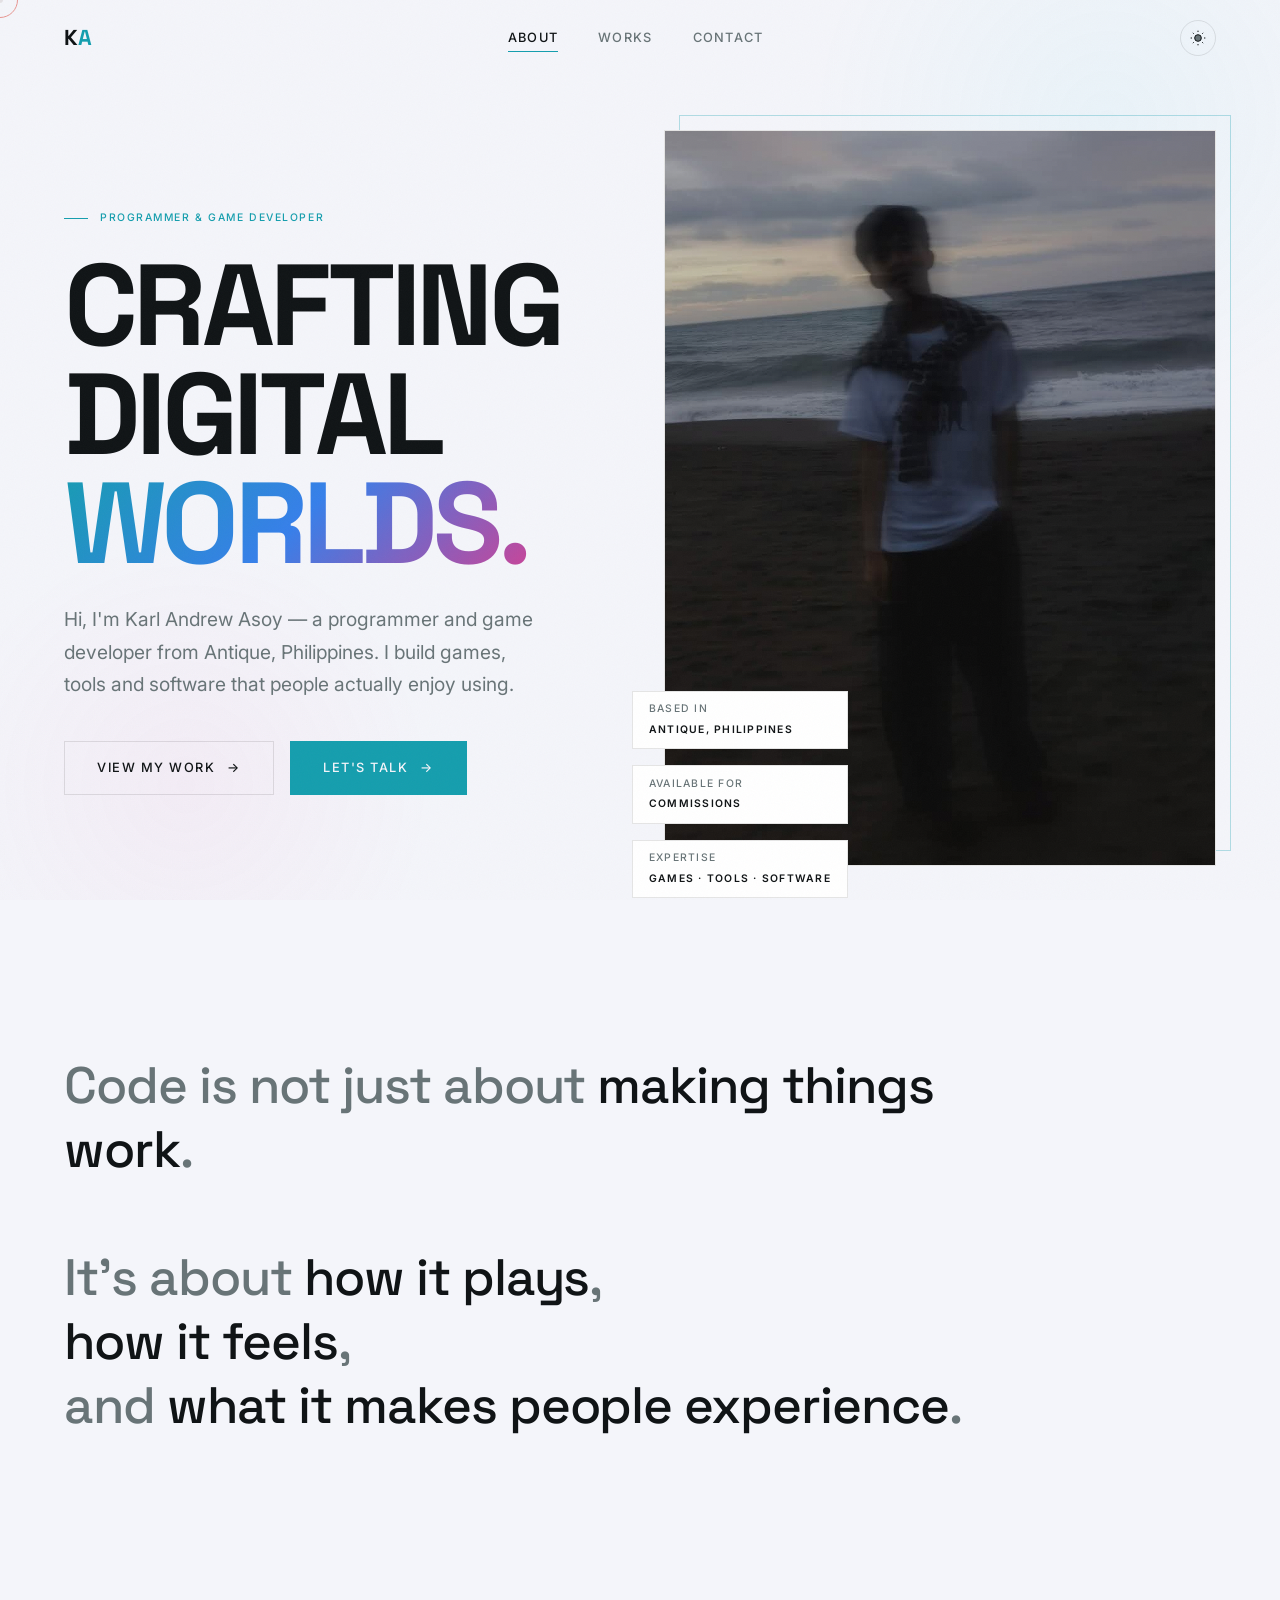
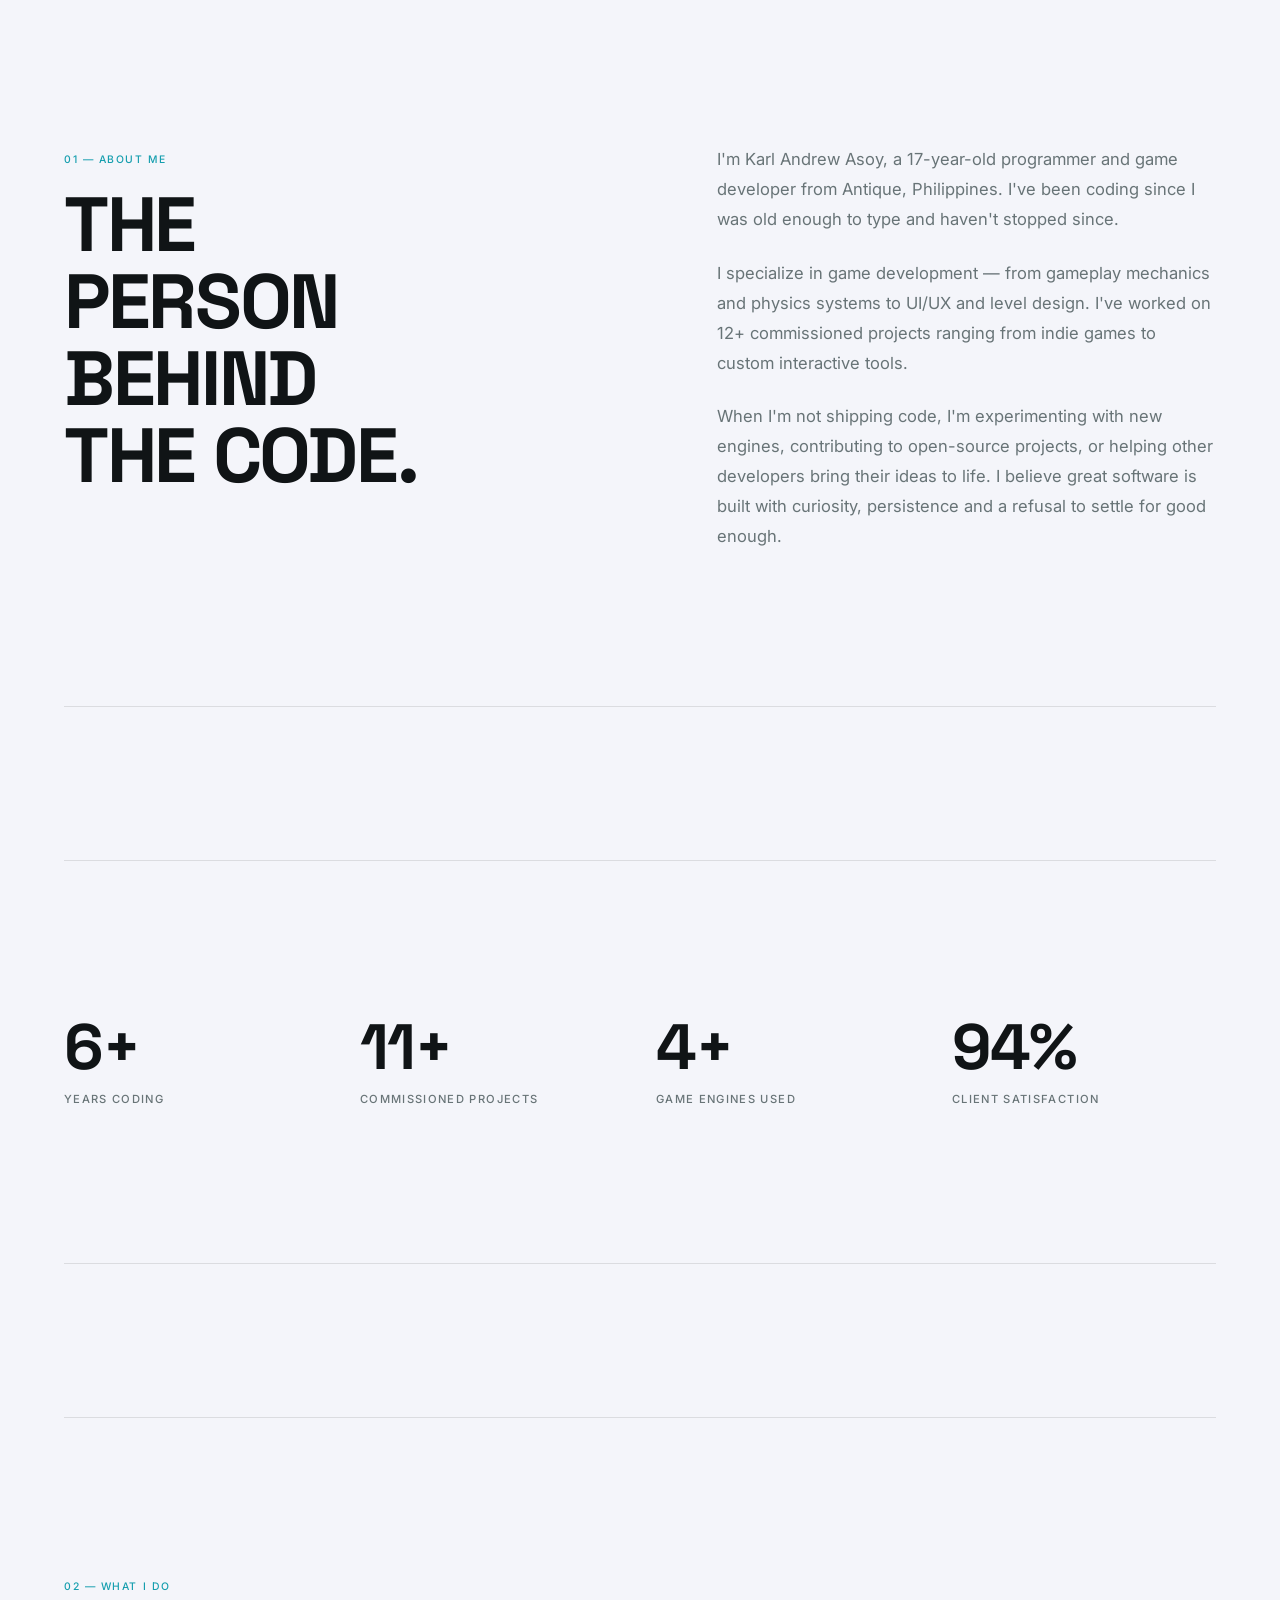
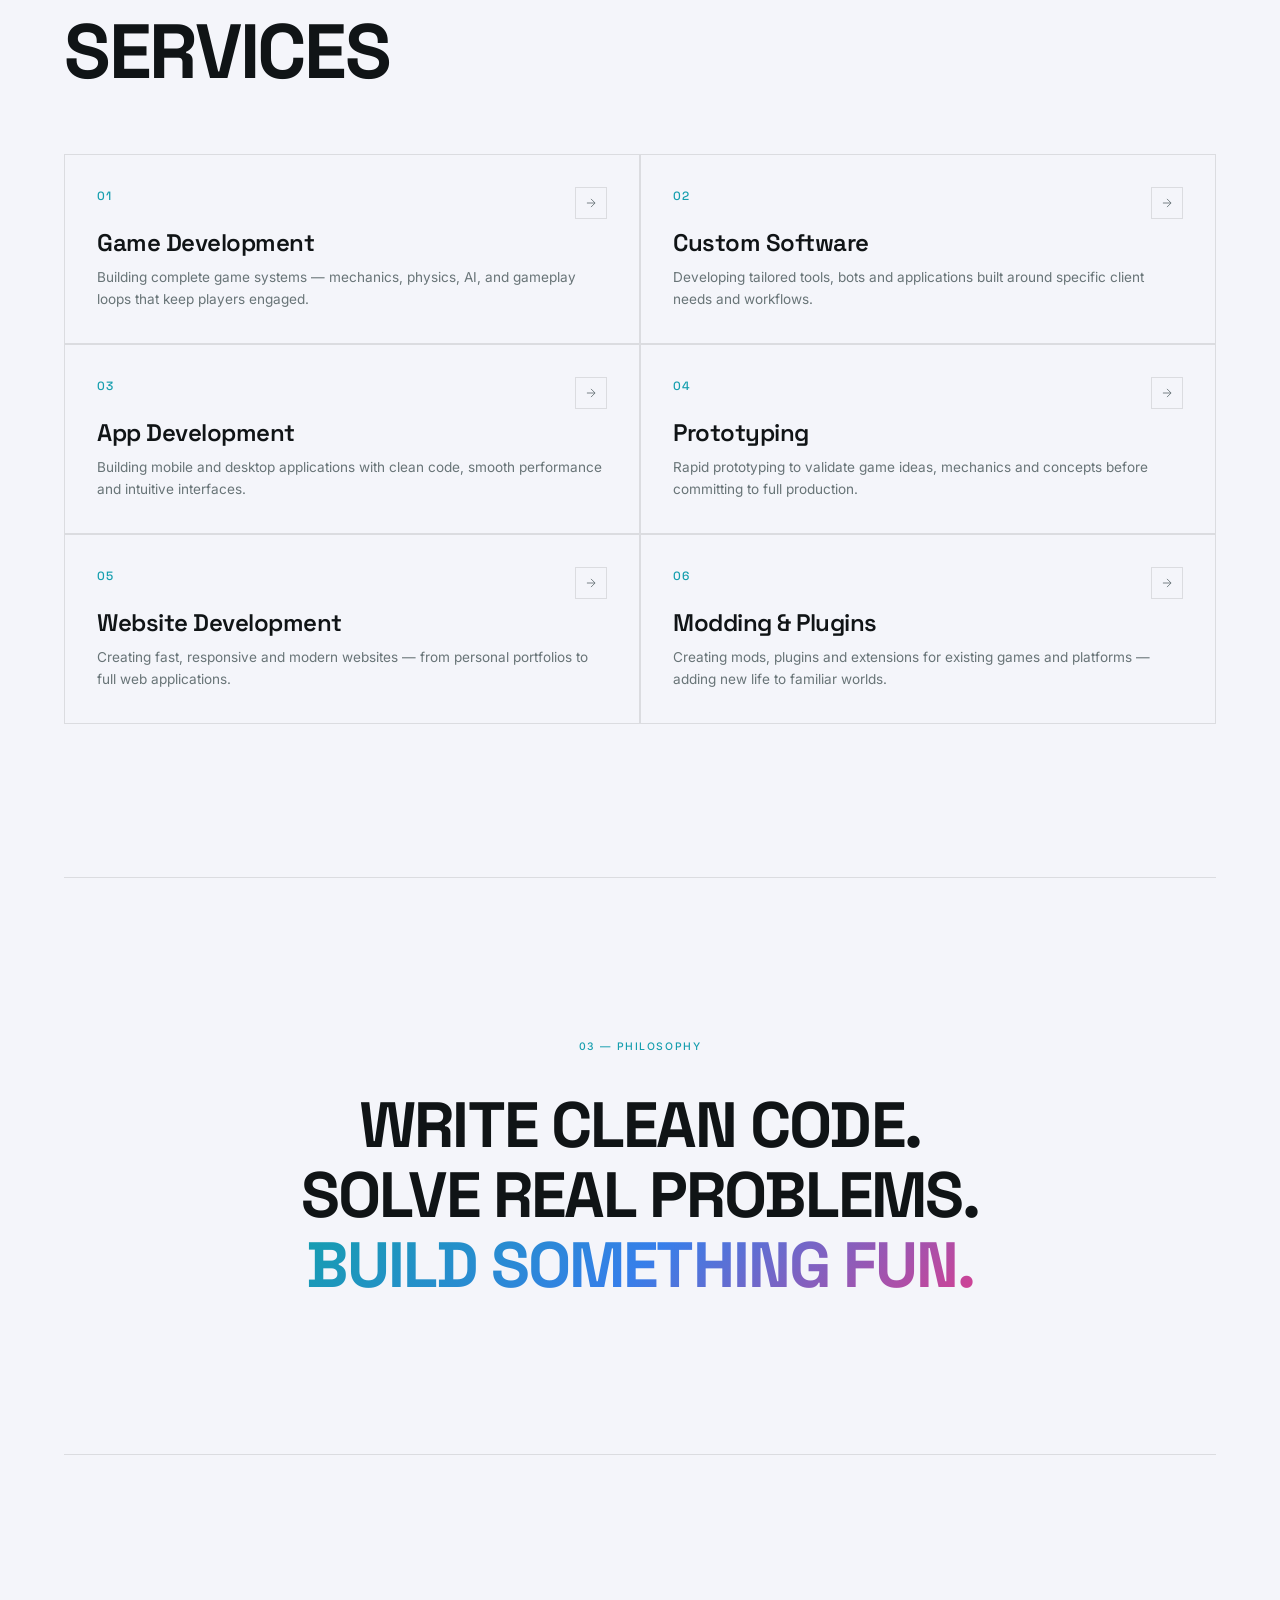
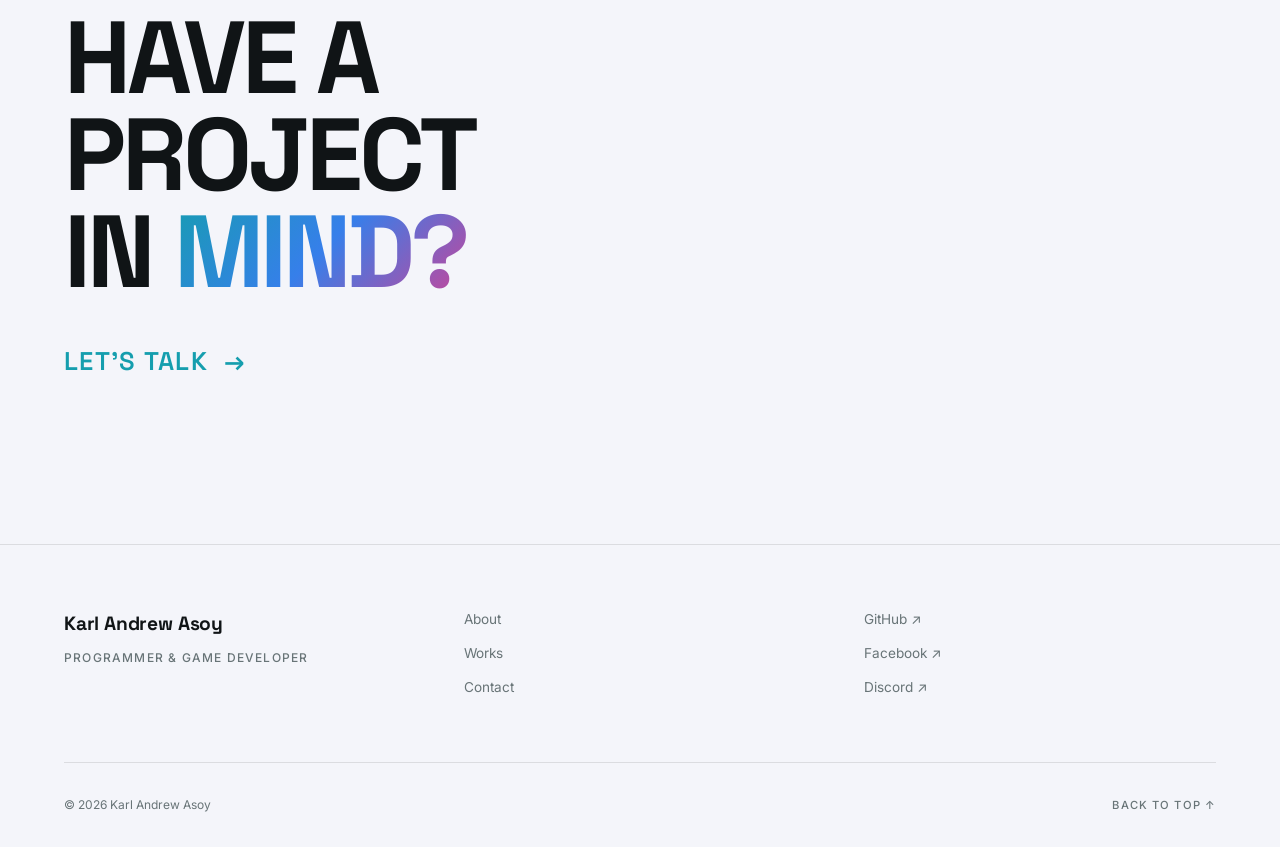
<file: about/index.html>
<!DOCTYPE html>
<html lang="en" data-theme="dark">
<head>
  <meta charset="UTF-8">
  <meta name="viewport" content="width=device-width, initial-scale=1.0">
  <title>Karls Domain</title>
  <meta name="description" content="Karl Andrew Asoy — A programmer and game developer from Antique, Philippines. Specializing in game development and custom software solutions.">
  <meta name="keywords" content="game developer, programmer, gamedev, indie games, Philippines, software developer">
  <link rel="icon" type="image/svg+xml" href="../assets/favicon.svg">
  <link rel="preconnect" href="https://fonts.googleapis.com">
  <link rel="preconnect" href="https://fonts.gstatic.com" crossorigin>
  <link href="https://fonts.googleapis.com/css2?family=Inter:wght@400;500;600;700&family=Space+Grotesk:wght@400;500;600;700&display=swap" rel="stylesheet">
  <link rel="stylesheet" href="../css/style.css">
</head>
<body>

  <!-- Page Loader -->
  <div class="page-loader">
    <div class="loader-inner">
      <div class="loader-logo">KA</div>
      <div class="loader-line"></div>
    </div>
  </div>

  <!-- Scroll Progress -->
  <div class="scroll-progress"></div>

  <!-- Background Atmosphere -->
  <div class="bg-glow"></div>
  <div class="noise-overlay"></div>

  <!-- Custom Cursor -->
  <div class="cursor-dot"></div>
  <div class="cursor-circle"></div>

  <!-- Navigation -->
  <header class="nav" role="banner">
    <div class="container nav-inner">
      <a href="../about/" class="nav-logo" aria-label="Home">K<span>A</span></a>
      <nav class="nav-links" role="navigation" aria-label="Main navigation">
        <a href="../about/" class="nav-link active">About</a>
        <a href="../works/" class="nav-link">Works</a>
        <a href="../contact/" class="nav-link">Contact</a>
      </nav>
      <div class="nav-right">
        <button class="theme-toggle" aria-label="Toggle theme"></button>
        <button class="hamburger" aria-label="Toggle menu" aria-expanded="false">
          <span></span>
          <span></span>
          <span></span>
        </button>
      </div>
    </div>
  </header>

  <!-- Mobile Menu -->
  <div class="mobile-menu" role="navigation" aria-label="Mobile navigation">
    <a href="../about/" class="mobile-menu-link active">About</a>
    <a href="../works/" class="mobile-menu-link">Works</a>
    <a href="../contact/" class="mobile-menu-link">Contact</a>
  </div>

  <!-- Main Content -->
  <main class="page-content">

    <!-- Hero Section -->
    <section class="about-hero">
      <div class="container about-hero-grid">
        <div class="about-hero-text">
          <span class="label">Programmer & Game Developer</span>
          <h1 class="hero-title" style="margin-top: 1.5rem;">
            CRAFTING<br>
            DIGITAL<br>
            <span class="gradient-text">WORLDS.</span>
          </h1>
          <p class="body-large hero-subtitle">Hi, I'm Karl Andrew Asoy — a programmer and game developer from Antique, Philippines. I build games, tools and software that people actually enjoy using.</p>
          <div class="about-hero-actions">
            <a href="../works/" class="btn">VIEW MY WORK <span class="arrow">&rarr;</span></a>
            <a href="../contact/" class="btn btn-primary">LET'S TALK <span class="arrow">&rarr;</span></a>
          </div>
        </div>
        <div class="about-hero-image reveal">
          <!-- CUSTOMIZE: Replace with your profile image -->
          <img src="../assets/mephoto.jpg" alt="Karl Andrew Asoy — Programmer and Game Developer">
          <div class="about-hero-meta">
            <div class="meta-item">
              BASED IN<span>Antique, Philippines</span>
            </div>
            <div class="meta-item">
              AVAILABLE FOR<span>Commissions</span>
            </div>
            <div class="meta-item">
              EXPERTISE<br>
              <span>GAMES · TOOLS · SOFTWARE</span>
            </div>
          </div>
        </div>
      </div>
    </section>

    <!-- Intro Statement -->
    <section class="intro-statement section">
      <div class="container">
        <p class="intro-statement-text reveal">
          Code is not just about <em>making things work</em>.<br><br>
          It's about <em>how it plays</em>,<br>
          <em>how it feels</em>,<br>
          and <em>what it makes people experience</em>.
        </p>
      </div>
    </section>

    <!-- Bio -->
    <section class="section">
      <div class="container about-bio">
        <div class="reveal">
          <span class="label label--num">01 — ABOUT ME</span>
          <h2 class="section-title" style="margin-top: 1rem;">THE<br>PERSON<br>BEHIND<br>THE CODE.</h2>
        </div>
        <div class="reveal reveal-delay-2">
          <p class="about-bio-text">I'm Karl Andrew Asoy, a 17-year-old programmer and game developer from Antique, Philippines. I've been coding since I was old enough to type and haven't stopped since.</p>
          <p class="about-bio-text">I specialize in game development — from gameplay mechanics and physics systems to UI/UX and level design. I've worked on 12+ commissioned projects ranging from indie games to custom interactive tools.</p>
          <p class="about-bio-text">When I'm not shipping code, I'm experimenting with new engines, contributing to open-source projects, or helping other developers bring their ideas to life. I believe great software is built with curiosity, persistence and a refusal to settle for good enough.</p>
        </div>
      </div>
    </section>

    <div class="container"><div class="section-divider"></div></div>

    <!-- Stats -->
    <section class="section">
      <div class="container">
        <div class="stats">
          <div class="stat-item reveal">
            <div class="stat-number" data-count="7" data-suffix="+">0</div>
            <div class="stat-label">Years Coding</div>
          </div>
          <div class="stat-item reveal reveal-delay-1">
            <div class="stat-number" data-count="12" data-suffix="+">0</div>
            <div class="stat-label">Commissioned Projects</div>
          </div>
          <div class="stat-item reveal reveal-delay-2">
            <div class="stat-number" data-count="5" data-suffix="+">0</div>
            <div class="stat-label">Game Engines Used</div>
          </div>
          <div class="stat-item reveal reveal-delay-3">
            <div class="stat-number" data-count="100" data-suffix="%">0</div>
            <div class="stat-label">Client Satisfaction</div>
          </div>
        </div>
      </div>
    </section>

    <div class="container"><div class="section-divider"></div></div>

    <!-- Services -->
    <section class="section">
      <div class="container">
        <div class="services-header reveal">
          <div>
            <span class="label label--num">02 — WHAT I DO</span>
            <h2 class="section-title" style="margin-top: 1rem;">SERVICES</h2>
          </div>
        </div>
        <div class="services-grid">
          <div class="service-item reveal">
            <div class="service-num">01</div>
            <h3 class="service-title">Game Development</h3>
            <p class="service-desc">Building complete game systems — mechanics, physics, AI, and gameplay loops that keep players engaged.</p>
            <div class="service-arrow">
              <svg viewBox="0 0 24 24"><line x1="5" y1="12" x2="19" y2="12"/><polyline points="12 5 19 12 12 19"/></svg>
            </div>
          </div>
          <div class="service-item reveal reveal-delay-1">
            <div class="service-num">02</div>
            <h3 class="service-title">Custom Software</h3>
            <p class="service-desc">Developing tailored tools, bots and applications built around specific client needs and workflows.</p>
            <div class="service-arrow">
              <svg viewBox="0 0 24 24"><line x1="5" y1="12" x2="19" y2="12"/><polyline points="12 5 19 12 12 19"/></svg>
            </div>
          </div>
          <div class="service-item reveal">
            <div class="service-num">03</div>
            <h3 class="service-title">App Development</h3>
            <p class="service-desc">Building mobile and desktop applications with clean code, smooth performance and intuitive interfaces.</p>
            <div class="service-arrow">
              <svg viewBox="0 0 24 24"><line x1="5" y1="12" x2="19" y2="12"/><polyline points="12 5 19 12 12 19"/></svg>
            </div>
          </div>
          <div class="service-item reveal reveal-delay-1">
            <div class="service-num">04</div>
            <h3 class="service-title">Prototyping</h3>
            <p class="service-desc">Rapid prototyping to validate game ideas, mechanics and concepts before committing to full production.</p>
            <div class="service-arrow">
              <svg viewBox="0 0 24 24"><line x1="5" y1="12" x2="19" y2="12"/><polyline points="12 5 19 12 12 19"/></svg>
            </div>
          </div>
          <div class="service-item reveal">
            <div class="service-num">05</div>
            <h3 class="service-title">Website Development</h3>
            <p class="service-desc">Creating fast, responsive and modern websites — from personal portfolios to full web applications.</p>
            <div class="service-arrow">
              <svg viewBox="0 0 24 24"><line x1="5" y1="12" x2="19" y2="12"/><polyline points="12 5 19 12 12 19"/></svg>
            </div>
          </div>
          <div class="service-item reveal reveal-delay-1">
            <div class="service-num">06</div>
            <h3 class="service-title">Modding & Plugins</h3>
            <p class="service-desc">Creating mods, plugins and extensions for existing games and platforms — adding new life to familiar worlds.</p>
            <div class="service-arrow">
              <svg viewBox="0 0 24 24"><line x1="5" y1="12" x2="19" y2="12"/><polyline points="12 5 19 12 12 19"/></svg>
            </div>
          </div>
        </div>
      </div>
    </section>

    <div class="container"><div class="section-divider"></div></div>

    <!-- Philosophy -->
    <section class="philosophy section">
      <div class="container">
        <span class="label label--num reveal">03 — PHILOSOPHY</span>
        <div class="philosophy-text" style="margin-top: 2rem;">
          <span class="line">WRITE CLEAN CODE.</span>
          <span class="line">SOLVE REAL PROBLEMS.</span>
          <span class="line"><span class="gradient-text">BUILD SOMETHING FUN.</span></span>
        </div>
      </div>
    </section>

    <div class="container"><div class="section-divider"></div></div>

    <!-- CTA -->
    <section class="about-cta section">
      <div class="container">
        <h2 class="about-cta-title reveal">
          HAVE A<br>
          PROJECT<br>
          IN <span class="gradient-text">MIND?</span>
        </h2>
        <a href="../contact/" class="about-cta-link reveal reveal-delay-2">
          LET'S TALK <span class="arrow">&rarr;</span>
        </a>
      </div>
    </section>

    <!-- Footer -->
    <footer class="footer" role="contentinfo">
      <div class="container">
        <div class="footer-grid">
          <div>
            <div class="footer-brand-name">Karl Andrew Asoy</div>
            <div class="footer-brand-role">Programmer & Game Developer</div>
          </div>
          <div class="footer-nav">
            <a href="../about/">About</a>
            <a href="../works/">Works</a>
            <a href="../contact/">Contact</a>
          </div>
          <div class="footer-social">
            <a href="https://github.com/LoyKarl" target="_blank" rel="noopener">GitHub ↗</a>
            <a href="https://www.facebook.com/karl.andrewasoy/" target="_blank" rel="noopener">Facebook ↗</a>
            <a href="https://discord.com/users/983285934449623070" target="_blank" rel="noopener">Discord ↗</a>
          </div>
        </div>
        <div class="footer-bottom">
          <span class="footer-copy">&copy; 2026 Karl Andrew Asoy</span>
          <button class="footer-back-top" aria-label="Back to top">BACK TO TOP &uarr;</button>
        </div>
      </div>
    </footer>

  </main>

  <script src="../js/script.js"></script>
</body>
</html>
</file>
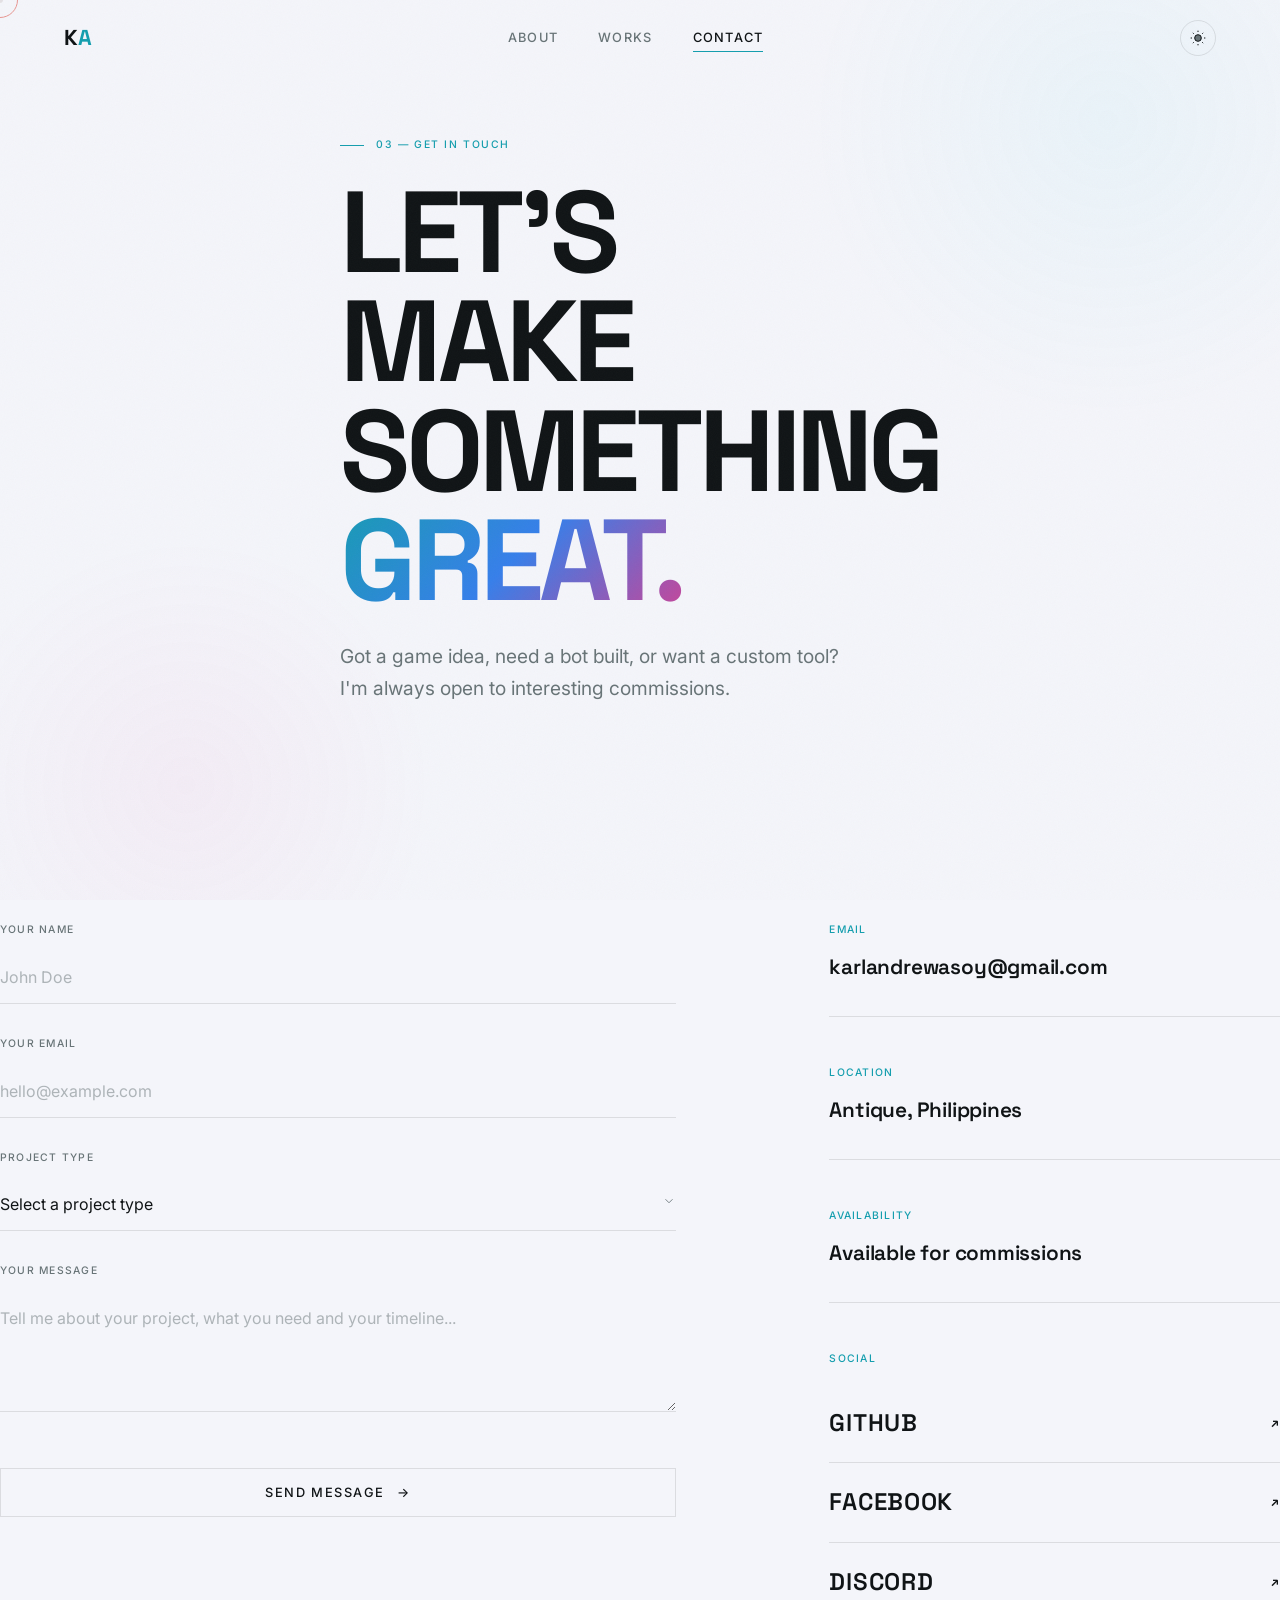
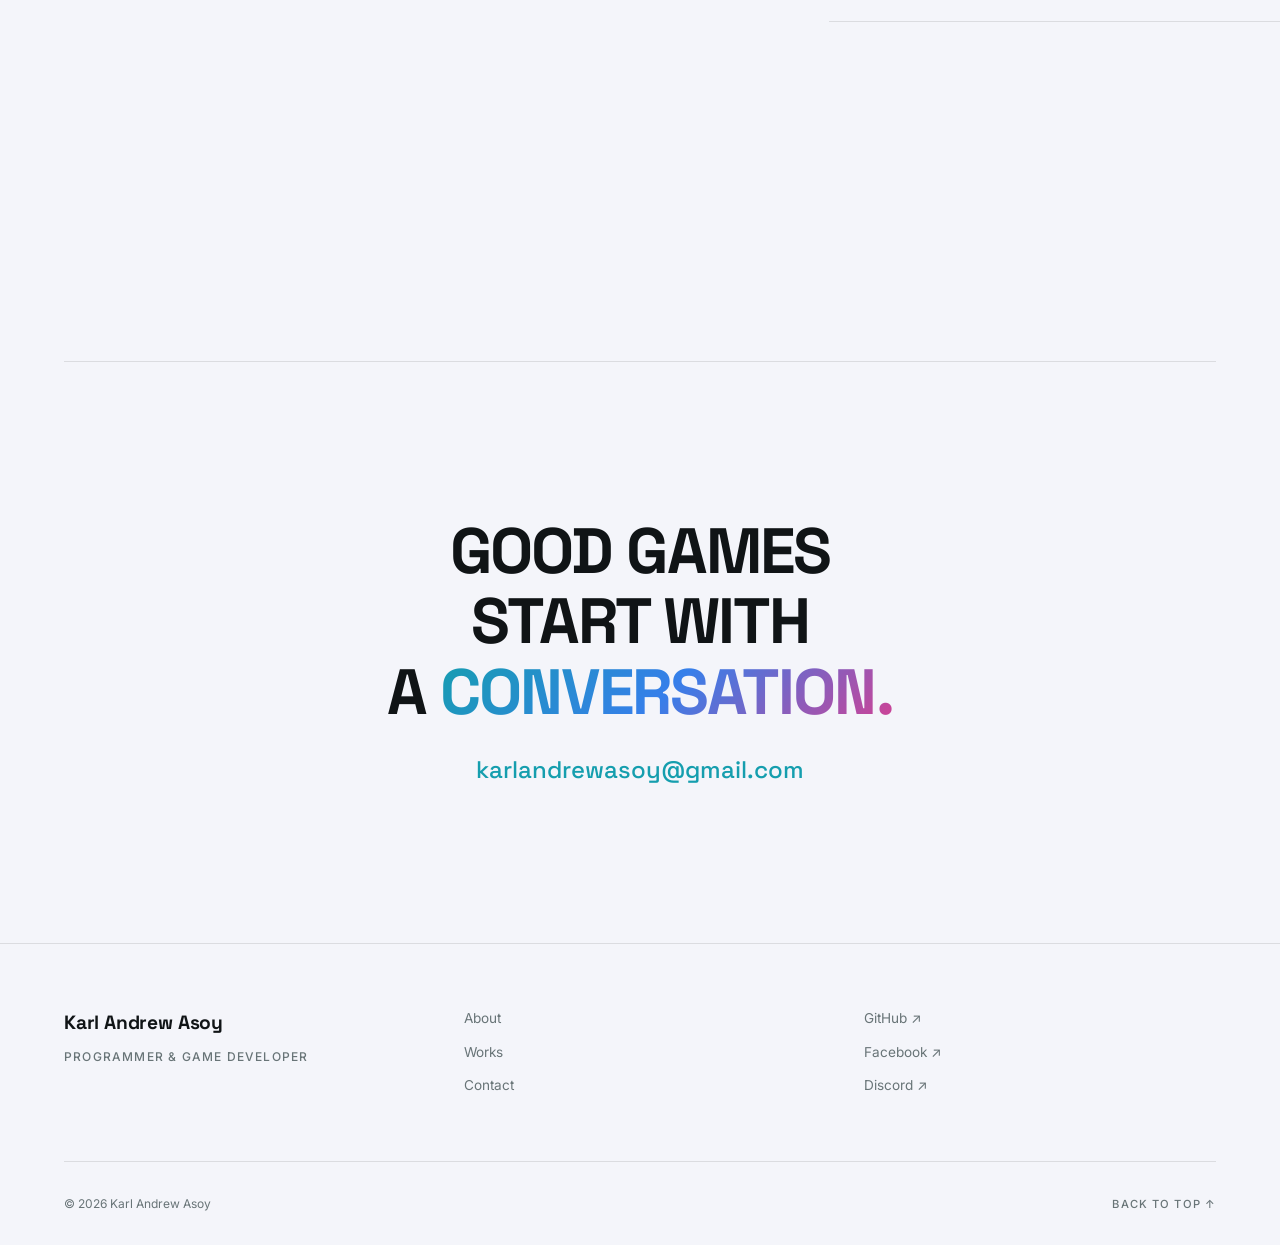
<file: contact/index.html>
<!DOCTYPE html>
<html lang="en" data-theme="dark">
<head>
  <meta charset="UTF-8">
  <meta name="viewport" content="width=device-width, initial-scale=1.0">
  <title>Karls Konik</title>
  <meta name="description" content="Get in touch with Karl Andrew Asoy — Game Developer and Programmer available for commissions and collaborations.">
  <link rel="icon" type="image/svg+xml" href="../assets/favicon.svg">
  <link rel="preconnect" href="https://fonts.gstatic.com" crossorigin>
  <link href="https://fonts.googleapis.com/css2?family=Inter:wght@400;500;600;700&family=Space+Grotesk:wght@400;500;600;700&display=swap" rel="stylesheet">
  <link rel="stylesheet" href="../css/style.css">
</head>
<body>

  <!-- Page Loader -->
  <div class="page-loader">
    <div class="loader-inner">
      <div class="loader-logo">KA</div>
      <div class="loader-line"></div>
    </div>
  </div>

  <!-- Scroll Progress -->
  <div class="scroll-progress"></div>

  <!-- Background Atmosphere -->
  <div class="bg-glow"></div>
  <div class="noise-overlay"></div>

  <!-- Custom Cursor -->
  <div class="cursor-dot"></div>
  <div class="cursor-circle"></div>

  <!-- Navigation -->
  <header class="nav" role="banner">
    <div class="container nav-inner">
      <a href="../about/" class="nav-logo" aria-label="Home">K<span>A</span></a>
      <nav class="nav-links" role="navigation" aria-label="Main navigation">
        <a href="../about/" class="nav-link">About</a>
        <a href="../works/" class="nav-link">Works</a>
        <a href="../contact/" class="nav-link active">Contact</a>
      </nav>
      <div class="nav-right">
        <button class="theme-toggle" aria-label="Toggle theme"></button>
        <button class="hamburger" aria-label="Toggle menu" aria-expanded="false">
          <span></span>
          <span></span>
          <span></span>
        </button>
      </div>
    </div>
  </header>

  <!-- Mobile Menu -->
  <div class="mobile-menu" role="navigation" aria-label="Mobile navigation">
    <a href="../about/" class="mobile-menu-link">About</a>
    <a href="../works/" class="mobile-menu-link">Works</a>
    <a href="../contact/" class="mobile-menu-link active">Contact</a>
  </div>

  <!-- Main Content -->
  <main class="page-content">

    <!-- Contact Hero -->
    <section class="contact-hero">
      <div class="container">
        <span class="label">03 — GET IN TOUCH</span>
        <h1 class="contact-hero-title">
          LET'S<br>
          MAKE<br>
          SOMETHING<br>
          <span class="gradient-text">GREAT.</span>
        </h1>
        <p class="body-large contact-hero-sub">Got a game idea, need a bot built, or want a custom tool? I'm always open to interesting commissions.</p>
      </div>
    </section>

    <!-- Contact Grid -->
    <section class="section" style="padding-top: 0;">
      <div class="container contact-grid">

        <!-- Form -->
        <div class="reveal">
          <form class="contact-form" novalidate>
            <div class="form-group">
              <label for="name">YOUR NAME</label>
              <input type="text" id="name" name="name" placeholder="John Doe" required>
            </div>
            <div class="form-group">
              <label for="email">YOUR EMAIL</label>
              <input type="email" id="email" name="email" placeholder="hello@example.com" required>
            </div>
            <div class="form-group">
              <label for="project-type">PROJECT TYPE</label>
              <select id="project-type" name="project-type">
                <option value="" disabled selected>Select a project type</option>
                <option value="game">Game Development</option>
                <option value="bot">Bot Development</option>
                <option value="tool">Custom Tool / Software</option>
                <option value="mod">Mod / Plugin</option>
                <option value="other">Other</option>
              </select>
              <span class="select-arrow"><svg viewBox="0 0 24 24"><polyline points="6 9 12 15 18 9"/></svg></span>
            </div>
            <div class="form-group">
              <label for="message">YOUR MESSAGE</label>
              <textarea id="message" name="message" placeholder="Tell me about your project, what you need and your timeline..." required></textarea>
            </div>
            <div class="form-submit">
              <button type="submit" class="btn">SEND MESSAGE <span class="arrow">&rarr;</span></button>
            </div>
          </form>

          <!-- Success Message -->
          <div class="form-success">
            <h2 class="form-success-title">THANK YOU.<br><span class="gradient-text">YOUR MESSAGE HAS BEEN SENT.</span></h2>
            <p class="form-success-text">I'll get back to you within 24 hours. Let's make something cool.</p>
          </div>
        </div>

        <!-- Contact Info -->
        <div class="contact-info reveal reveal-delay-2">
          <div class="contact-info-item">
            <div class="contact-info-label">EMAIL</div>
            <div class="contact-info-value"><a href="mailto:karlandrewasoy@gmail.com">karlandrewasoy@gmail.com</a></div>
          </div>
          <div class="contact-info-item">
            <div class="contact-info-label">LOCATION</div>
            <div class="contact-info-value">Antique, Philippines</div>
          </div>
          <div class="contact-info-item">
            <div class="contact-info-label">AVAILABILITY</div>
            <div class="contact-info-value">Available for commissions</div>
          </div>
          <div class="contact-info-item" style="border-bottom: none;">
            <div class="contact-info-label">SOCIAL</div>
            <div class="social-links">
              <a href="https://github.com/LoyKarl" class="social-link" target="_blank" rel="noopener">GITHUB <span class="arrow">&nearr;</span></a>
              <a href="https://www.facebook.com/karl.andrewasoy/" class="social-link" target="_blank" rel="noopener">FACEBOOK <span class="arrow">&nearr;</span></a>
              <a href="https://discord.com/users/983285934449623070" class="social-link" target="_blank" rel="noopener">DISCORD <span class="arrow">&nearr;</span></a>
            </div>
          </div>
        </div>

      </div>
    </section>

    <div class="container"><div class="section-divider"></div></div>

    <!-- Footer CTA -->
    <section class="contact-footer-cta section">
      <div class="container">
        <h2 class="contact-footer-cta-title reveal">
          GOOD GAMES<br>
          START WITH<br>
          A <span class="gradient-text">CONVERSATION.</span>
        </h2>
        <a href="mailto:karlandrewasoy@gmail.com" class="contact-email-link reveal reveal-delay-2">karlandrewasoy@gmail.com</a>
      </div>
    </section>

    <!-- Footer -->
    <footer class="footer" role="contentinfo">
      <div class="container">
        <div class="footer-grid">
          <div>
            <div class="footer-brand-name">Karl Andrew Asoy</div>
            <div class="footer-brand-role">Programmer & Game Developer</div>
          </div>
          <div class="footer-nav">
            <a href="../about/">About</a>
            <a href="../works/">Works</a>
            <a href="../contact/">Contact</a>
          </div>
          <div class="footer-social">
            <a href="https://github.com/LoyKarl" target="_blank" rel="noopener">GitHub ↗</a>
            <a href="https://www.facebook.com/karl.andrewasoy/" target="_blank" rel="noopener">Facebook ↗</a>
            <a href="https://discord.com/users/983285934449623070" target="_blank" rel="noopener">Discord ↗</a>
          </div>
        </div>
        <div class="footer-bottom">
          <span class="footer-copy">&copy; 2026 Karl Andrew Asoy</span>
          <button class="footer-back-top" aria-label="Back to top">BACK TO TOP &uarr;</button>
        </div>
      </div>
    </footer>

  </main>

  <script src="../js/script.js"></script>
</body>
</html>
</file>
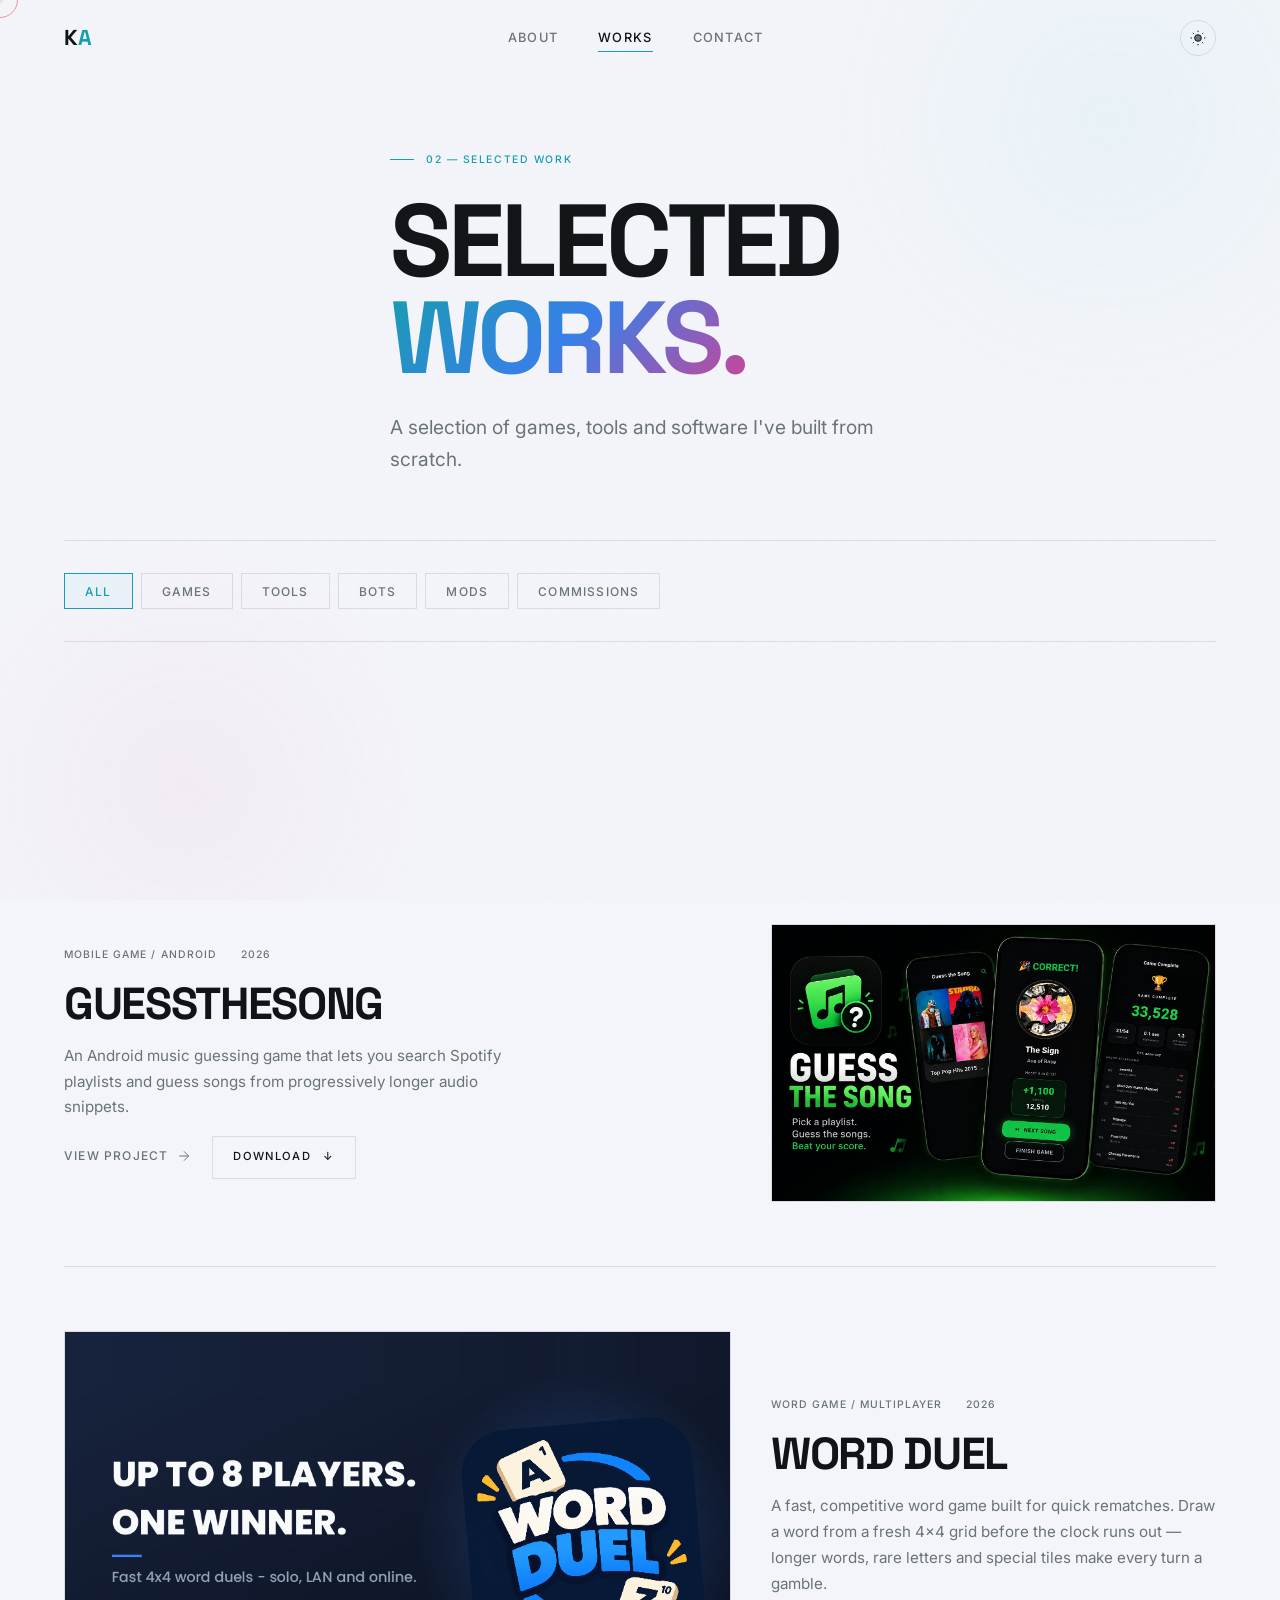
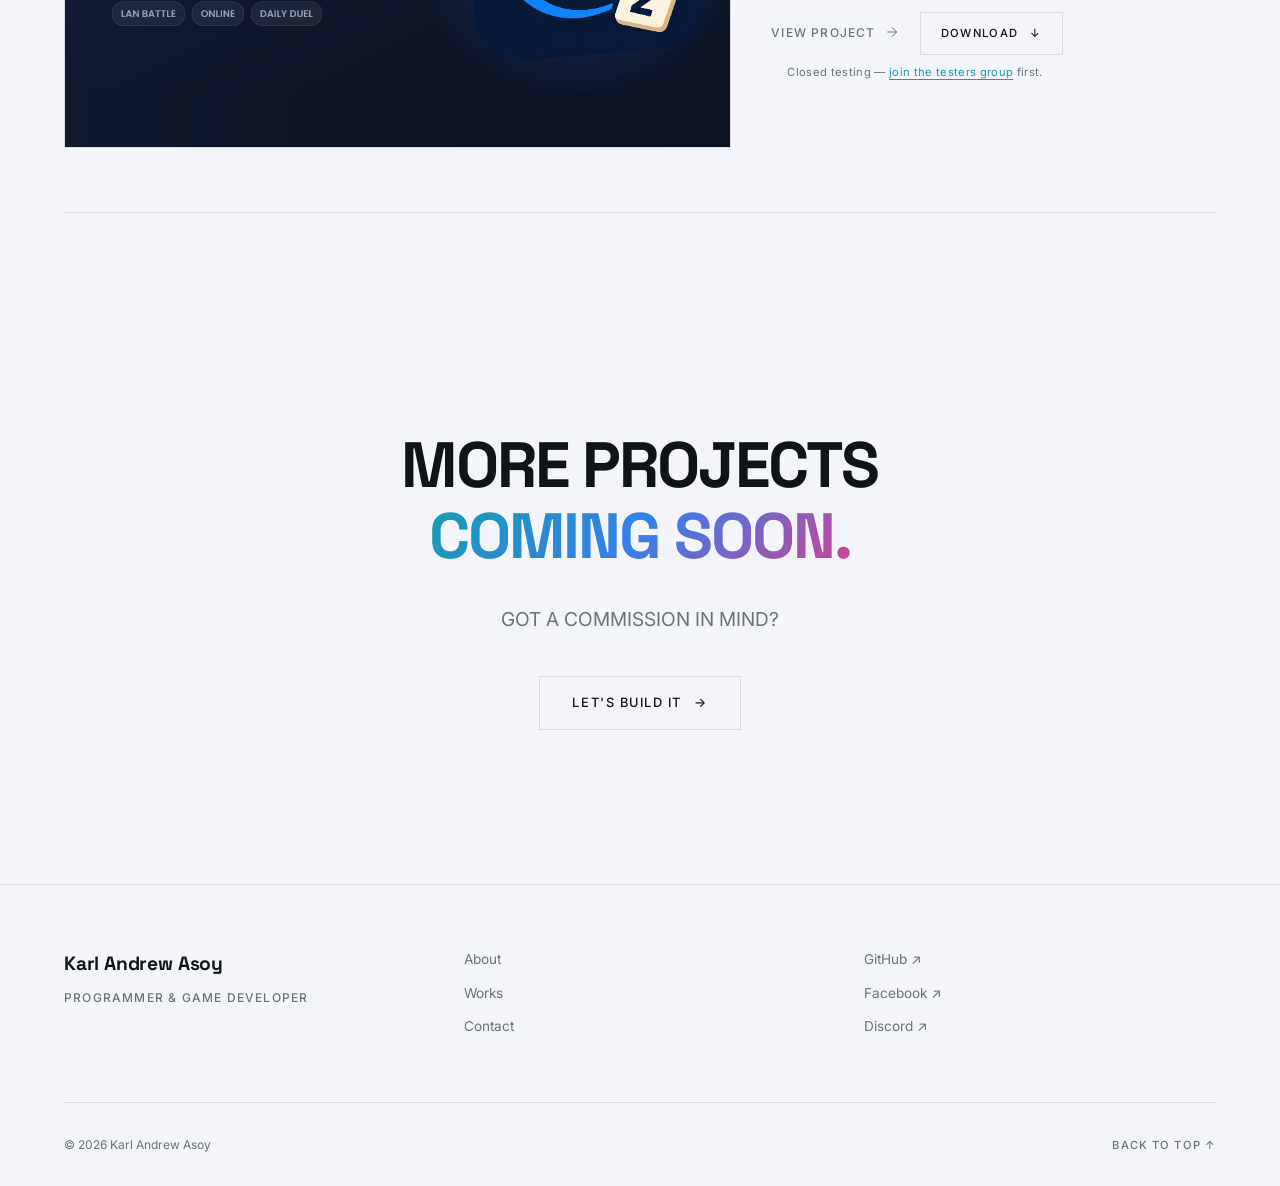
<file: works/index.html>
<!DOCTYPE html>
<html lang="en" data-theme="dark">
<head>
  <meta charset="UTF-8">
  <meta name="viewport" content="width=device-width, initial-scale=1.0">
  <title>Karls Worx</title>
  <meta name="description" content="Karl Andrew Asoy — A curated selection of game development projects, custom software and commissioned work.">
  <link rel="icon" type="image/svg+xml" href="../assets/favicon.svg">
  <link rel="preconnect" href="https://fonts.gstatic.com" crossorigin>
  <link href="https://fonts.googleapis.com/css2?family=Inter:wght@400;500;600;700&family=Space+Grotesk:wght@400;500;600;700&display=swap" rel="stylesheet">
  <link rel="stylesheet" href="../css/style.css">
</head>
<body>

  <!-- Page Loader -->
  <div class="page-loader">
    <div class="loader-inner">
      <div class="loader-logo">KA</div>
      <div class="loader-line"></div>
    </div>
  </div>

  <!-- Scroll Progress -->
  <div class="scroll-progress"></div>

  <!-- Background Atmosphere -->
  <div class="bg-glow"></div>
  <div class="noise-overlay"></div>

  <!-- Custom Cursor -->
  <div class="cursor-dot"></div>
  <div class="cursor-circle"></div>

  <!-- Navigation -->
  <header class="nav" role="banner">
    <div class="container nav-inner">
      <a href="../about/" class="nav-logo" aria-label="Home">K<span>A</span></a>
      <nav class="nav-links" role="navigation" aria-label="Main navigation">
        <a href="../about/" class="nav-link">About</a>
        <a href="../works/" class="nav-link active">Works</a>
        <a href="../contact/" class="nav-link">Contact</a>
      </nav>
      <div class="nav-right">
        <button class="theme-toggle" aria-label="Toggle theme"></button>
        <button class="hamburger" aria-label="Toggle menu" aria-expanded="false">
          <span></span>
          <span></span>
          <span></span>
        </button>
      </div>
    </div>
  </header>

  <!-- Mobile Menu -->
  <div class="mobile-menu" role="navigation" aria-label="Mobile navigation">
    <a href="../about/" class="mobile-menu-link">About</a>
    <a href="../works/" class="mobile-menu-link active">Works</a>
    <a href="../contact/" class="mobile-menu-link">Contact</a>
  </div>

  <!-- Main Content -->
  <main class="page-content">

    <!-- Works Hero -->
    <section class="works-hero">
      <div class="container">
        <span class="label">02 — SELECTED WORK</span>
        <h1 class="works-hero-title">
          SELECTED<br><span class="gradient-text">WORKS.</span>
        </h1>
        <p class="body-large works-hero-sub">A selection of games, tools and software I've built from scratch.</p>
      </div>
    </section>

    <!-- Filters -->
    <section class="section" style="padding-top: 0;">
      <div class="container">
        <div class="filters">
          <button class="filter-btn active" data-filter="all">All</button>
          <button class="filter-btn" data-filter="game">Games</button>
          <button class="filter-btn" data-filter="tool">Tools</button>
          <button class="filter-btn" data-filter="bot">Bots</button>
          <button class="filter-btn" data-filter="mod">Mods</button>
          <button class="filter-btn" data-filter="commission">Commissions</button>
        </div>
      </div>
    </section>

    <!-- Projects -->
    <section class="projects-list">
      <div class="container">

        <!-- Project 01 — GUESSTHESONG -->
        <article class="project-item layout-1 reveal"
          data-category="game mobile"
          data-slug="guessthesong"
          data-overview="A music guessing game for Android"
          data-role="Solo Developer"
          data-timeline="Ongoing"
          data-tools="Flutter, Dart, Spotify API"
          data-description="Search any Spotify playlist, then guess each song from progressively longer snippets — 0.1s, 0.5s, 1s, 2s and 5s. The faster you recognize the track, the more points you score."
          data-details="Spotify playlist search and playback, five snippet lengths, speed-based scoring and progressively harder difficulty tiers keep every round moving."
          data-gallery-1="../assets/guessthesong/result (1).jpg"
          data-gallery-2="../assets/guessthesong/result (2).jpg"
          data-gallery-3="../assets/guessthesong/result (3).jpg"
          data-download="https://www.dropbox.com/scl/fi/apafwx0fe92dl3pymfhm1/Guess-The-Song.apk?rlkey=arikl95ttu02qzkbhp2q1cnkc&st=estf4161&dl=1">

          <div class="project-text">
            <div class="project-meta">
              <span class="project-meta-item">Mobile Game / Android</span>
              <span class="project-meta-item">2026</span>
            </div>
            <h3 class="project-name">GUESSTHESONG</h3>
            <p class="project-desc">An Android music guessing game that lets you search Spotify playlists and guess songs from progressively longer audio snippets.</p>
            <span class="project-arrow">VIEW PROJECT <svg viewBox="0 0 24 24"><line x1="5" y1="12" x2="19" y2="12"/><polyline points="12 5 19 12 12 19"/></svg></span>
            <a href="#" class="btn project-download-btn" target="_blank" rel="noopener">DOWNLOAD <span class="arrow">&darr;</span></a>
          </div>
          <div class="project-image-wrap">
            <img src="../assets/guessthesong/thumbnail.jpg" alt="GUESSTHESONG — Android music guessing game" loading="lazy">
            <div class="project-image-overlay">
              <span>VIEW PROJECT</span>
            </div>
          </div>
        </article>

        <!-- Project 02 — WORD DUEL -->
        <article class="project-item layout-2 project-mirror reveal"
          data-category="game mobile"
          data-slug="wordduel"
          data-overview="A fast, competitive word game built for quick rematches"
          data-role="Solo Developer"
          data-timeline="2026 — Ongoing"
          data-tools="Godot, GDScript"
          data-description="A portrait-first word game for phones where players race a shrinking clock across a 4x4 grid. Five ways to play: VS Bot at three difficulties, Endless with a shrinking clock and revives, a shared Daily Duel with quests, login streaks and coins, 1v1 LAN Duel, and LAN Battle for 2-8 players over 15 rounds. Online play supports private rooms, joining by code and quick match, with Classic (10 rounds / 15s), Blitz (8 rounds / 8s) and Marathon (15 rounds / 20s). Coins unlock tile skins and board frames, and real colour emoji emotes let rivals react in the moment."
          data-details="A fast, high-contrast word game built for immediate rematches: a live score preview, a readable board at any screen size, and special rounds that stop one strategy from carrying a match. LAN and single-player modes work offline, online play needs a connection, and the 15-round Battle mode keeps a full lobby's standings visible in real time."
          data-download="https://play.google.com/store/apps/details?id=com.twobeatstudios.wordduel"
          data-download-group="https://groups.google.com/u/4/g/2bs-game-testers"
          data-gallery-1="../assets/Word%20Duel/01_duel_1080x1920.png"
          data-gallery-2="../assets/Word%20Duel/02_battle_1080x1920.png"
          data-gallery-3="../assets/Word%20Duel/03_emotes_1080x1920.png"
          data-gallery-4="../assets/Word%20Duel/04_results_1080x1920.png"
          data-gallery-5="../assets/Word%20Duel/05_solo_1080x1920.png"
          data-gallery-6="../assets/Word%20Duel/06_word_duel_1080x1920.png">

          <div class="project-text">
            <div class="project-meta">
              <span class="project-meta-item">Word Game / Multiplayer</span>
              <span class="project-meta-item">2026</span>
            </div>
            <h3 class="project-name">WORD DUEL</h3>
            <p class="project-desc">A fast, competitive word game built for quick rematches. Draw a word from a fresh 4×4 grid before the clock runs out — longer words, rare letters and special tiles make every turn a gamble.</p>
            <span class="project-arrow">VIEW PROJECT <svg viewBox="0 0 24 24"><line x1="5" y1="12" x2="19" y2="12"/><polyline points="12 5 19 12 12 19"/></svg></span>
            <a href="#" class="btn project-download-btn" target="_blank" rel="noopener">DOWNLOAD <span class="arrow">&darr;</span></a>
            <span class="project-download-note">Closed testing — <a href="https://groups.google.com/u/4/g/2bs-game-testers" target="_blank" rel="noopener">join the testers group</a> first.</span>
          </div>
          <div class="project-image-wrap">
            <img src="../assets/Word%20Duel/thumbnail_1024x640.png" alt="WORD DUEL — up to 8 players, one winner" loading="lazy">
            <div class="project-image-overlay">
              <span>VIEW PROJECT</span>
            </div>
          </div>
        </article>

      </div>
    </section>

    <!-- Works CTA -->
    <section class="works-cta section">
      <div class="container">
        <h2 class="works-cta-title reveal">
          MORE PROJECTS<br><span class="gradient-text">COMING SOON.</span>
        </h2>
        <p class="body-large reveal" style="margin: 0 auto 2.5rem; text-align: center;">GOT A COMMISSION IN MIND?</p>
        <a href="../contact/" class="btn reveal reveal-delay-2" style="display: inline-flex; margin: 0 auto;">LET'S BUILD IT <span class="arrow">&rarr;</span></a>
      </div>
    </section>

    <!-- Footer -->
    <footer class="footer" role="contentinfo">
      <div class="container">
        <div class="footer-grid">
          <div>
            <div class="footer-brand-name">Karl Andrew Asoy</div>
            <div class="footer-brand-role">Programmer & Game Developer</div>
          </div>
          <div class="footer-nav">
            <a href="../about/">About</a>
            <a href="../works/">Works</a>
            <a href="../contact/">Contact</a>
          </div>
          <div class="footer-social">
            <a href="https://github.com/LoyKarl" target="_blank" rel="noopener">GitHub ↗</a>
            <a href="https://www.facebook.com/karl.andrewasoy/" target="_blank" rel="noopener">Facebook ↗</a>
            <a href="https://discord.com/users/983285934449623070" target="_blank" rel="noopener">Discord ↗</a>
          </div>
        </div>
        <div class="footer-bottom">
          <span class="footer-copy">&copy; 2026 Karl Andrew Asoy</span>
          <button class="footer-back-top" aria-label="Back to top">BACK TO TOP &uarr;</button>
        </div>
      </div>
    </footer>

  </main>

  <!-- Project Modal (outside main so position:fixed works) -->
  <div class="project-modal" role="dialog" aria-label="Project details">
    <button class="modal-close" aria-label="Close modal">
      <svg viewBox="0 0 24 24"><line x1="18" y1="6" x2="6" y2="18"/><line x1="6" y1="6" x2="18" y2="18"/></svg>
    </button>
    <div class="modal-content"></div>
  </div>

  <!-- Download Instructions Modal -->
  <div class="download-modal" role="dialog" aria-modal="true" aria-label="How to download Word Duel">
    <button class="modal-close" aria-label="Close download instructions">
      <svg viewBox="0 0 24 24"><line x1="18" y1="6" x2="6" y2="18"/><line x1="6" y1="6" x2="18" y2="18"/></svg>
    </button>
    <div class="download-modal-content"></div>
  </div>

  <script src="../js/script.js"></script>
</body>
</html>
</file>
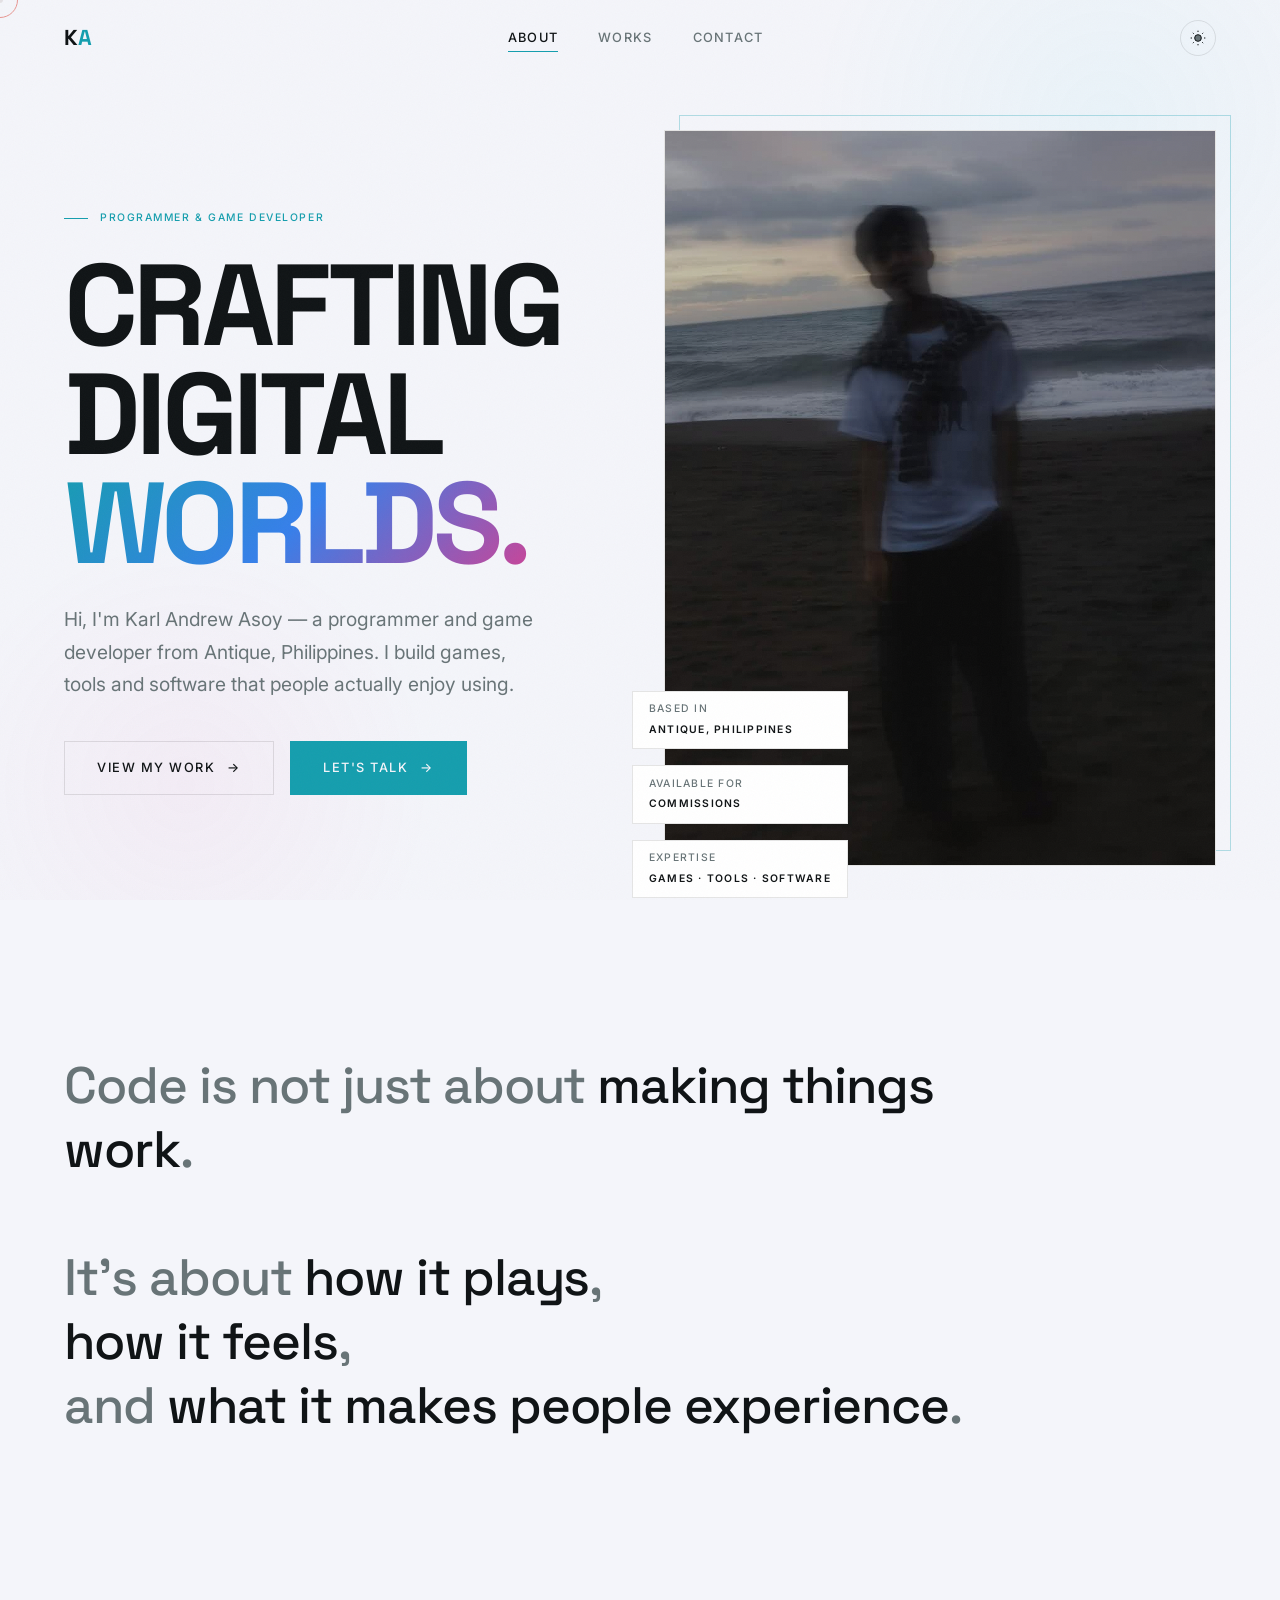
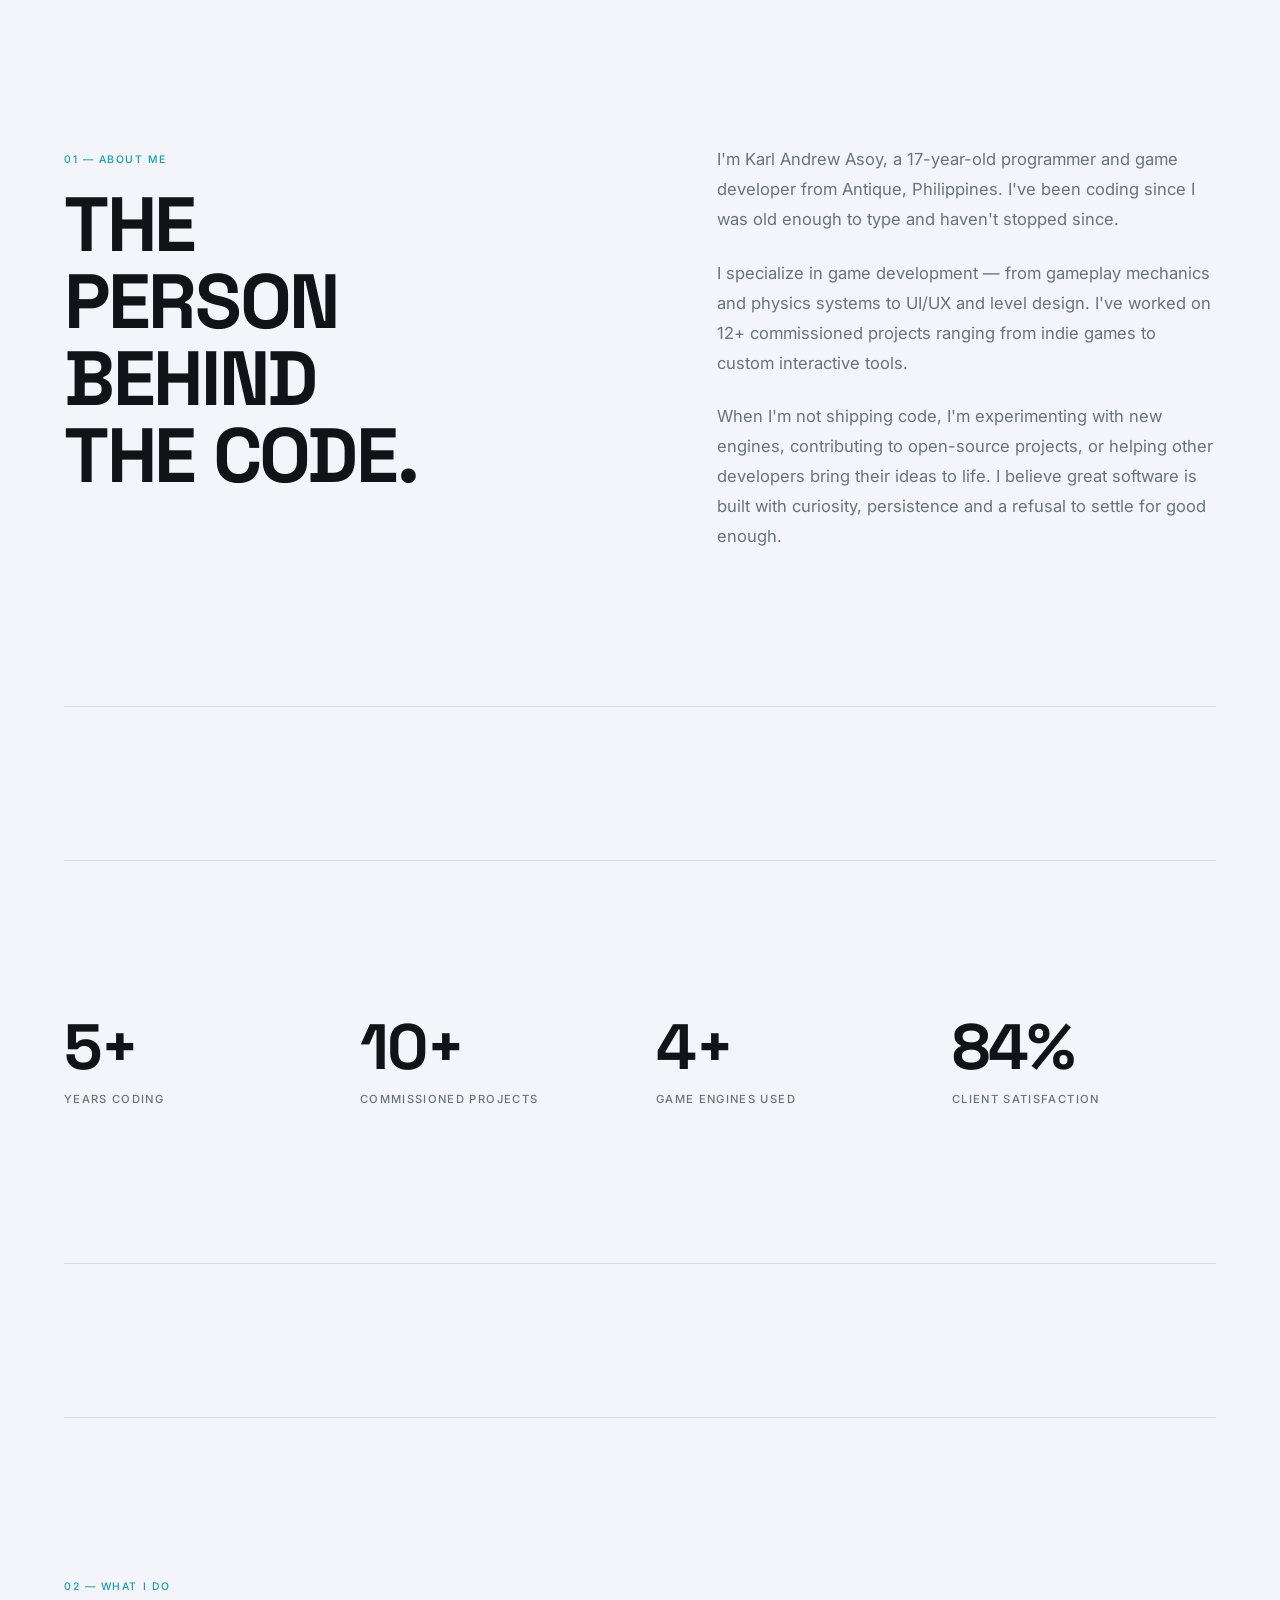
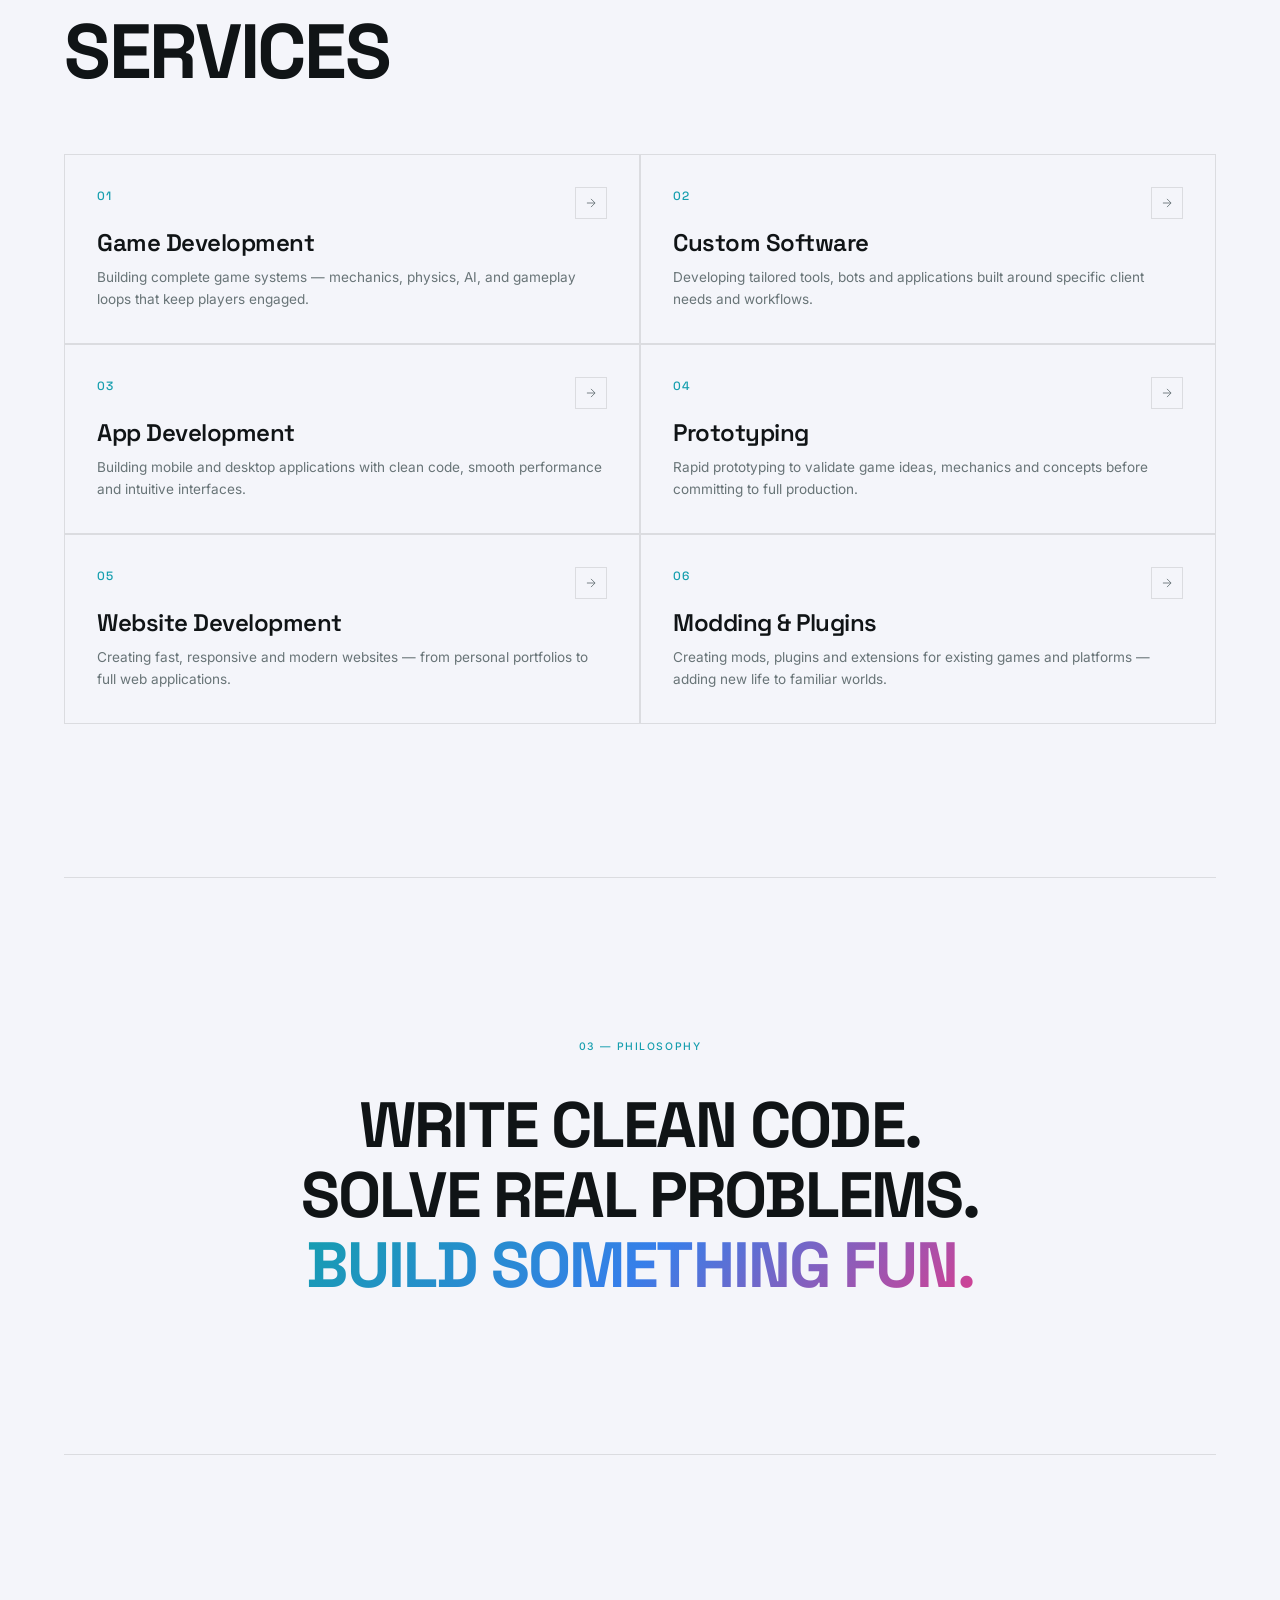
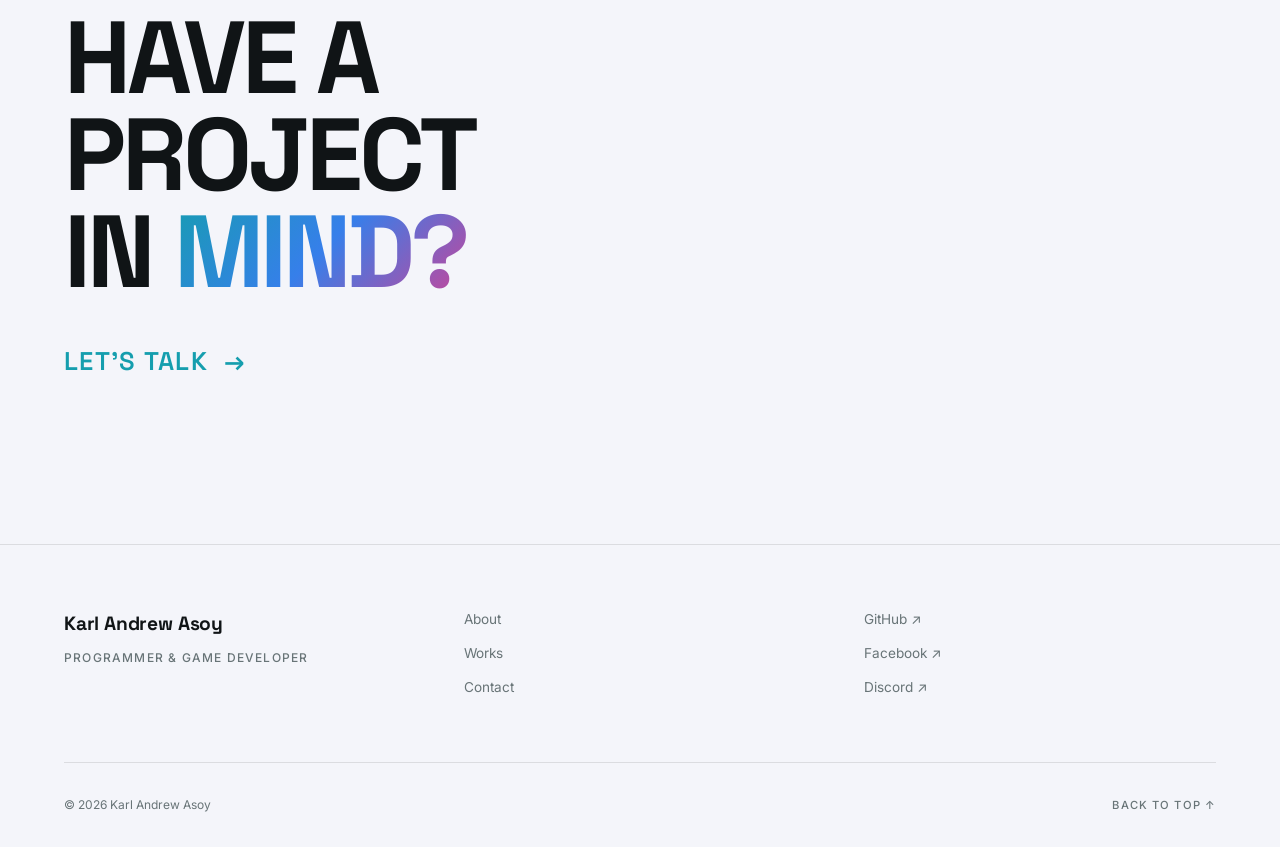
<file: about.html>
<!DOCTYPE html>
<html lang="en" data-theme="dark">
<head>
  <meta charset="UTF-8">
  <meta name="viewport" content="width=device-width, initial-scale=1.0">
  <title>Karl Andrew Asoy — Programmer & Game Developer</title>
  <meta name="description" content="Karl Andrew Asoy — A programmer and game developer from Antique, Philippines. Specializing in game development and custom software solutions.">
  <meta name="keywords" content="game developer, programmer, gamedev, indie games, Philippines, software developer">
  <link rel="preconnect" href="https://fonts.googleapis.com">
  <link rel="preconnect" href="https://fonts.gstatic.com" crossorigin>
  <link href="https://fonts.googleapis.com/css2?family=Inter:wght@400;500;600;700&family=Space+Grotesk:wght@400;500;600;700&display=swap" rel="stylesheet">
  <link rel="stylesheet" href="css/style.css">
</head>
<body>

  <!-- Page Loader -->
  <div class="page-loader">
    <div class="loader-inner">
      <div class="loader-logo">KA</div>
      <div class="loader-line"></div>
    </div>
  </div>

  <!-- Scroll Progress -->
  <div class="scroll-progress"></div>

  <!-- Background Atmosphere -->
  <div class="bg-glow"></div>
  <div class="noise-overlay"></div>

  <!-- Custom Cursor -->
  <div class="cursor-dot"></div>
  <div class="cursor-circle"></div>

  <!-- Navigation -->
  <header class="nav" role="banner">
    <div class="container nav-inner">
      <a href="about.html" class="nav-logo" aria-label="Home">K<span>A</span></a>
      <nav class="nav-links" role="navigation" aria-label="Main navigation">
        <a href="about.html" class="nav-link active">About</a>
        <a href="works.html" class="nav-link">Works</a>
        <a href="contact.html" class="nav-link">Contact</a>
      </nav>
      <div class="nav-right">
        <button class="theme-toggle" aria-label="Toggle theme"></button>
        <button class="hamburger" aria-label="Toggle menu" aria-expanded="false">
          <span></span>
          <span></span>
          <span></span>
        </button>
      </div>
    </div>
  </header>

  <!-- Mobile Menu -->
  <div class="mobile-menu" role="navigation" aria-label="Mobile navigation">
    <a href="about.html" class="mobile-menu-link active">About</a>
    <a href="works.html" class="mobile-menu-link">Works</a>
    <a href="contact.html" class="mobile-menu-link">Contact</a>
  </div>

  <!-- Main Content -->
  <main class="page-content">

    <!-- Hero Section -->
    <section class="about-hero">
      <div class="container about-hero-grid">
        <div class="about-hero-text">
          <span class="label">Programmer & Game Developer</span>
          <h1 class="hero-title" style="margin-top: 1.5rem;">
            CRAFTING<br>
            DIGITAL<br>
            <span class="gradient-text">WORLDS.</span>
          </h1>
          <p class="body-large hero-subtitle">Hi, I'm Karl Andrew Asoy — a programmer and game developer from Antique, Philippines. I build games, tools and software that people actually enjoy using.</p>
          <div class="about-hero-actions">
            <a href="works.html" class="btn">VIEW MY WORK <span class="arrow">&rarr;</span></a>
            <a href="contact.html" class="btn btn-primary">LET'S TALK <span class="arrow">&rarr;</span></a>
          </div>
        </div>
        <div class="about-hero-image reveal">
          <!-- CUSTOMIZE: Replace with your profile image -->
          <img src="assets/mephoto.jpg" alt="Karl Andrew Asoy — Programmer and Game Developer">
          <div class="about-hero-meta">
            <div class="meta-item">
              BASED IN<span>Antique, Philippines</span>
            </div>
            <div class="meta-item">
              AVAILABLE FOR<span>Commissions</span>
            </div>
            <div class="meta-item">
              EXPERTISE<br>
              <span>GAMES · TOOLS · SOFTWARE</span>
            </div>
          </div>
        </div>
      </div>
    </section>

    <!-- Intro Statement -->
    <section class="intro-statement section">
      <div class="container">
        <p class="intro-statement-text reveal">
          Code is not just about <em>making things work</em>.<br><br>
          It's about <em>how it plays</em>,<br>
          <em>how it feels</em>,<br>
          and <em>what it makes people experience</em>.
        </p>
      </div>
    </section>

    <!-- Bio -->
    <section class="section">
      <div class="container about-bio">
        <div class="reveal">
          <span class="label label--num">01 — ABOUT ME</span>
          <h2 class="section-title" style="margin-top: 1rem;">THE<br>PERSON<br>BEHIND<br>THE CODE.</h2>
        </div>
        <div class="reveal reveal-delay-2">
          <p class="about-bio-text">I'm Karl Andrew Asoy, a 17-year-old programmer and game developer from Antique, Philippines. I've been coding since I was old enough to type and haven't stopped since.</p>
          <p class="about-bio-text">I specialize in game development — from gameplay mechanics and physics systems to UI/UX and level design. I've worked on 12+ commissioned projects ranging from indie games to custom interactive tools.</p>
          <p class="about-bio-text">When I'm not shipping code, I'm experimenting with new engines, contributing to open-source projects, or helping other developers bring their ideas to life. I believe great software is built with curiosity, persistence and a refusal to settle for good enough.</p>
        </div>
      </div>
    </section>

    <div class="container"><div class="section-divider"></div></div>

    <!-- Stats -->
    <section class="section">
      <div class="container">
        <div class="stats">
          <div class="stat-item reveal">
            <div class="stat-number" data-count="7" data-suffix="+">0</div>
            <div class="stat-label">Years Coding</div>
          </div>
          <div class="stat-item reveal reveal-delay-1">
            <div class="stat-number" data-count="12" data-suffix="+">0</div>
            <div class="stat-label">Commissioned Projects</div>
          </div>
          <div class="stat-item reveal reveal-delay-2">
            <div class="stat-number" data-count="5" data-suffix="+">0</div>
            <div class="stat-label">Game Engines Used</div>
          </div>
          <div class="stat-item reveal reveal-delay-3">
            <div class="stat-number" data-count="100" data-suffix="%">0</div>
            <div class="stat-label">Client Satisfaction</div>
          </div>
        </div>
      </div>
    </section>

    <div class="container"><div class="section-divider"></div></div>

    <!-- Services -->
    <section class="section">
      <div class="container">
        <div class="services-header reveal">
          <div>
            <span class="label label--num">02 — WHAT I DO</span>
            <h2 class="section-title" style="margin-top: 1rem;">SERVICES</h2>
          </div>
        </div>
        <div class="services-grid">
          <div class="service-item reveal">
            <div class="service-num">01</div>
            <h3 class="service-title">Game Development</h3>
            <p class="service-desc">Building complete game systems — mechanics, physics, AI, and gameplay loops that keep players engaged.</p>
            <div class="service-arrow">
              <svg viewBox="0 0 24 24"><line x1="5" y1="12" x2="19" y2="12"/><polyline points="12 5 19 12 12 19"/></svg>
            </div>
          </div>
          <div class="service-item reveal reveal-delay-1">
            <div class="service-num">02</div>
            <h3 class="service-title">Custom Software</h3>
            <p class="service-desc">Developing tailored tools, bots and applications built around specific client needs and workflows.</p>
            <div class="service-arrow">
              <svg viewBox="0 0 24 24"><line x1="5" y1="12" x2="19" y2="12"/><polyline points="12 5 19 12 12 19"/></svg>
            </div>
          </div>
          <div class="service-item reveal">
            <div class="service-num">03</div>
            <h3 class="service-title">App Development</h3>
            <p class="service-desc">Building mobile and desktop applications with clean code, smooth performance and intuitive interfaces.</p>
            <div class="service-arrow">
              <svg viewBox="0 0 24 24"><line x1="5" y1="12" x2="19" y2="12"/><polyline points="12 5 19 12 12 19"/></svg>
            </div>
          </div>
          <div class="service-item reveal reveal-delay-1">
            <div class="service-num">04</div>
            <h3 class="service-title">Prototyping</h3>
            <p class="service-desc">Rapid prototyping to validate game ideas, mechanics and concepts before committing to full production.</p>
            <div class="service-arrow">
              <svg viewBox="0 0 24 24"><line x1="5" y1="12" x2="19" y2="12"/><polyline points="12 5 19 12 12 19"/></svg>
            </div>
          </div>
          <div class="service-item reveal">
            <div class="service-num">05</div>
            <h3 class="service-title">Website Development</h3>
            <p class="service-desc">Creating fast, responsive and modern websites — from personal portfolios to full web applications.</p>
            <div class="service-arrow">
              <svg viewBox="0 0 24 24"><line x1="5" y1="12" x2="19" y2="12"/><polyline points="12 5 19 12 12 19"/></svg>
            </div>
          </div>
          <div class="service-item reveal reveal-delay-1">
            <div class="service-num">06</div>
            <h3 class="service-title">Modding & Plugins</h3>
            <p class="service-desc">Creating mods, plugins and extensions for existing games and platforms — adding new life to familiar worlds.</p>
            <div class="service-arrow">
              <svg viewBox="0 0 24 24"><line x1="5" y1="12" x2="19" y2="12"/><polyline points="12 5 19 12 12 19"/></svg>
            </div>
          </div>
        </div>
      </div>
    </section>

    <div class="container"><div class="section-divider"></div></div>

    <!-- Philosophy -->
    <section class="philosophy section">
      <div class="container">
        <span class="label label--num reveal">03 — PHILOSOPHY</span>
        <div class="philosophy-text" style="margin-top: 2rem;">
          <span class="line">WRITE CLEAN CODE.</span>
          <span class="line">SOLVE REAL PROBLEMS.</span>
          <span class="line"><span class="gradient-text">BUILD SOMETHING FUN.</span></span>
        </div>
      </div>
    </section>

    <div class="container"><div class="section-divider"></div></div>

    <!-- CTA -->
    <section class="about-cta section">
      <div class="container">
        <h2 class="about-cta-title reveal">
          HAVE A<br>
          PROJECT<br>
          IN <span class="gradient-text">MIND?</span>
        </h2>
        <a href="contact.html" class="about-cta-link reveal reveal-delay-2">
          LET'S TALK <span class="arrow">&rarr;</span>
        </a>
      </div>
    </section>

    <!-- Footer -->
    <footer class="footer" role="contentinfo">
      <div class="container">
        <div class="footer-grid">
          <div>
            <div class="footer-brand-name">Karl Andrew Asoy</div>
            <div class="footer-brand-role">Programmer & Game Developer</div>
          </div>
          <div class="footer-nav">
            <a href="about.html">About</a>
            <a href="works.html">Works</a>
            <a href="contact.html">Contact</a>
          </div>
          <div class="footer-social">
            <a href="https://github.com/LoyKarl" target="_blank" rel="noopener">GitHub ↗</a>
            <a href="https://www.facebook.com/karl.andrewasoy/" target="_blank" rel="noopener">Facebook ↗</a>
            <a href="https://discord.com/users/983285934449623070" target="_blank" rel="noopener">Discord ↗</a>
          </div>
        </div>
        <div class="footer-bottom">
          <span class="footer-copy">&copy; 2026 Karl Andrew Asoy</span>
          <button class="footer-back-top" aria-label="Back to top">BACK TO TOP &uarr;</button>
        </div>
      </div>
    </footer>

  </main>

  <script src="js/script.js"></script>
</body>
</html>
</file>
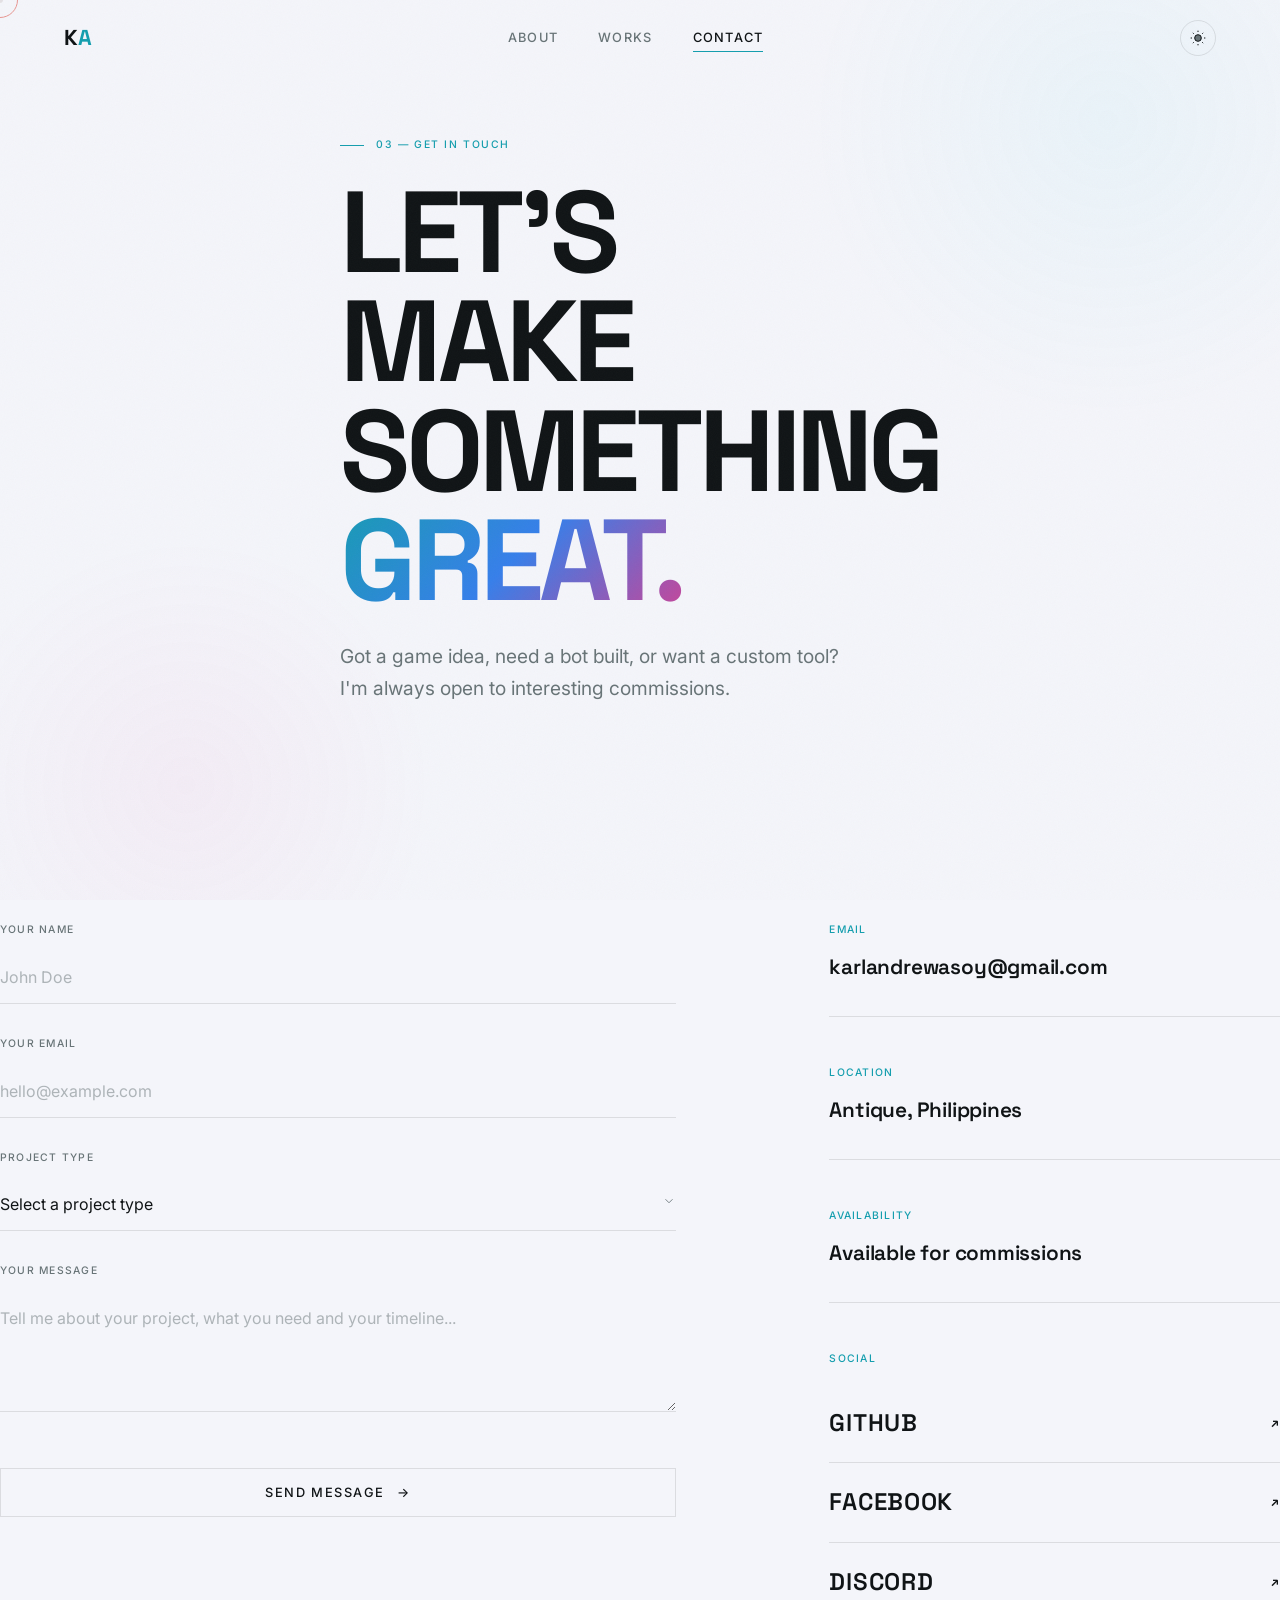
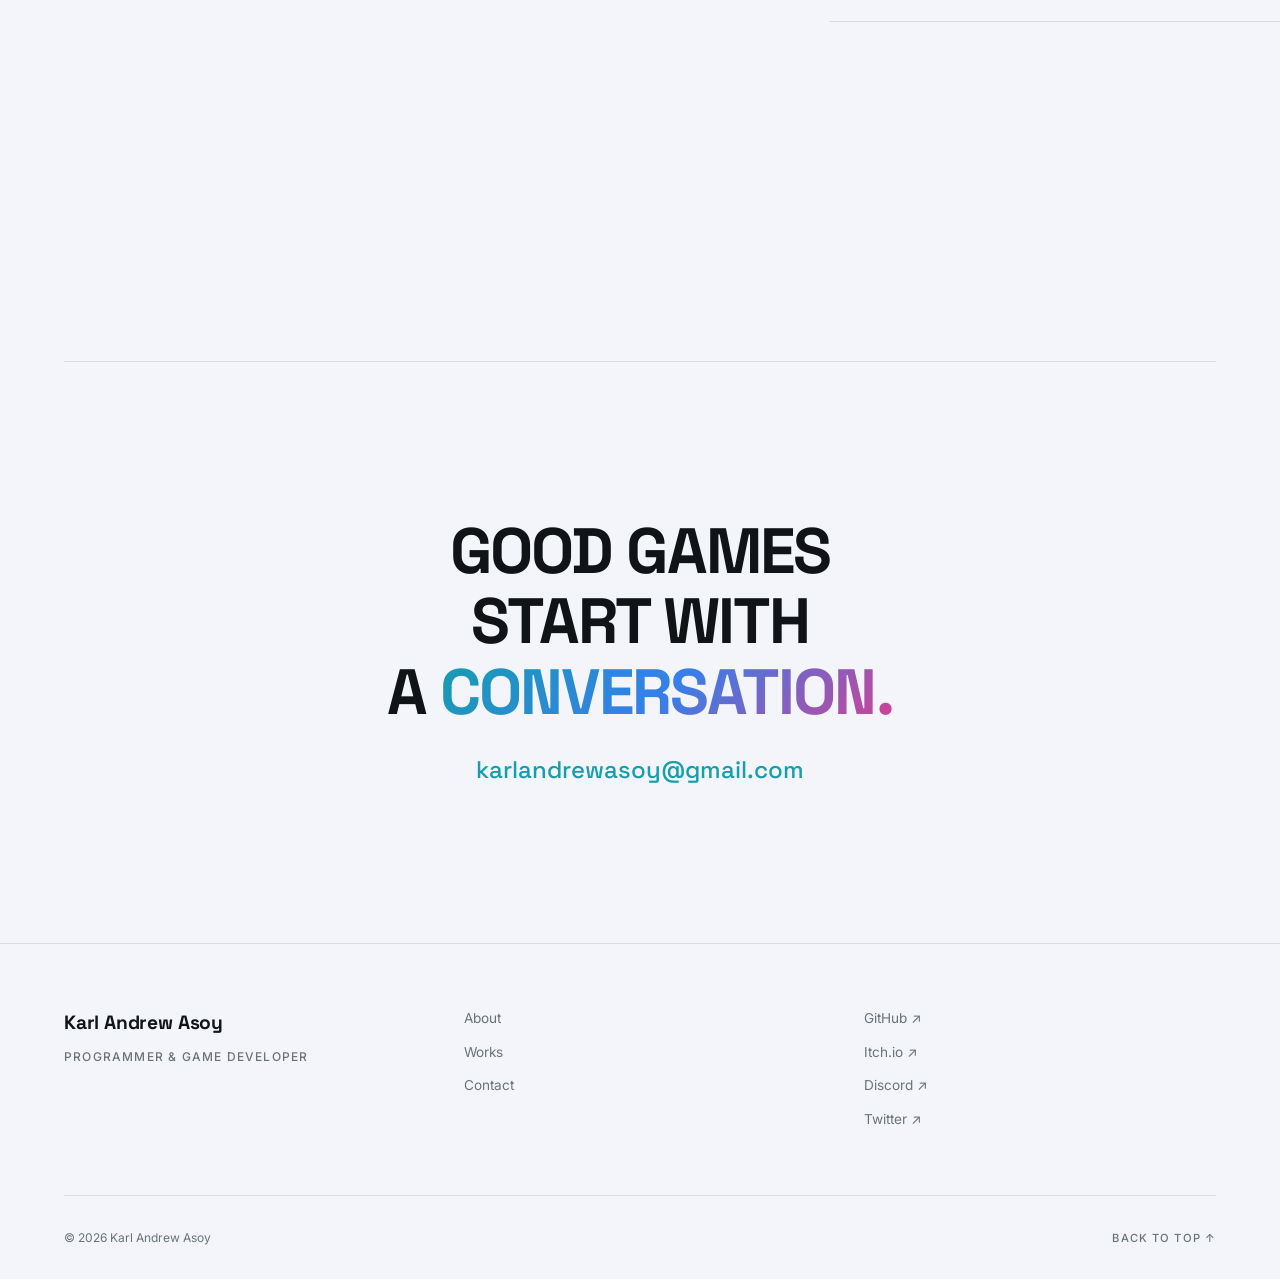
<file: contact.html>
<!DOCTYPE html>
<html lang="en" data-theme="dark">
<head>
  <meta charset="UTF-8">
  <meta name="viewport" content="width=device-width, initial-scale=1.0">
  <title>Karls Konik</title>
  <meta name="description" content="Get in touch with Karl Andrew Asoy — Game Developer and Programmer available for commissions and collaborations.">
  <link rel="icon" type="image/svg+xml" href="assets/favicon.svg">
  <link rel="preconnect" href="https://fonts.gstatic.com" crossorigin>
  <link href="https://fonts.googleapis.com/css2?family=Inter:wght@400;500;600;700&family=Space+Grotesk:wght@400;500;600;700&display=swap" rel="stylesheet">
  <link rel="stylesheet" href="css/style.css">
</head>
<body>

  <!-- Page Loader -->
  <div class="page-loader">
    <div class="loader-inner">
      <div class="loader-logo">KA</div>
      <div class="loader-line"></div>
    </div>
  </div>

  <!-- Scroll Progress -->
  <div class="scroll-progress"></div>

  <!-- Background Atmosphere -->
  <div class="bg-glow"></div>
  <div class="noise-overlay"></div>

  <!-- Custom Cursor -->
  <div class="cursor-dot"></div>
  <div class="cursor-circle"></div>

  <!-- Navigation -->
  <header class="nav" role="banner">
    <div class="container nav-inner">
      <a href="index.html" class="nav-logo" aria-label="Home">K<span>A</span></a>
      <nav class="nav-links" role="navigation" aria-label="Main navigation">
        <a href="index.html" class="nav-link">About</a>
        <a href="works.html" class="nav-link">Works</a>
        <a href="contact.html" class="nav-link active">Contact</a>
      </nav>
      <div class="nav-right">
        <button class="theme-toggle" aria-label="Toggle theme"></button>
        <button class="hamburger" aria-label="Toggle menu" aria-expanded="false">
          <span></span>
          <span></span>
          <span></span>
        </button>
      </div>
    </div>
  </header>

  <!-- Mobile Menu -->
  <div class="mobile-menu" role="navigation" aria-label="Mobile navigation">
    <a href="index.html" class="mobile-menu-link">About</a>
    <a href="works.html" class="mobile-menu-link">Works</a>
    <a href="contact.html" class="mobile-menu-link active">Contact</a>
  </div>

  <!-- Main Content -->
  <main class="page-content">

    <!-- Contact Hero -->
    <section class="contact-hero">
      <div class="container">
        <span class="label">03 — GET IN TOUCH</span>
        <h1 class="contact-hero-title">
          LET'S<br>
          MAKE<br>
          SOMETHING<br>
          <span class="gradient-text">GREAT.</span>
        </h1>
        <p class="body-large contact-hero-sub">Got a game idea, need a bot built, or want a custom tool? I'm always open to interesting commissions.</p>
      </div>
    </section>

    <!-- Contact Grid -->
    <section class="section" style="padding-top: 0;">
      <div class="container contact-grid">

        <!-- Form -->
        <div class="reveal">
          <form class="contact-form" novalidate>
            <div class="form-group">
              <label for="name">YOUR NAME</label>
              <input type="text" id="name" name="name" placeholder="John Doe" required>
            </div>
            <div class="form-group">
              <label for="email">YOUR EMAIL</label>
              <input type="email" id="email" name="email" placeholder="hello@example.com" required>
            </div>
            <div class="form-group">
              <label for="project-type">PROJECT TYPE</label>
              <select id="project-type" name="project-type">
                <option value="" disabled selected>Select a project type</option>
                <option value="game">Game Development</option>
                <option value="bot">Bot Development</option>
                <option value="tool">Custom Tool / Software</option>
                <option value="mod">Mod / Plugin</option>
                <option value="other">Other</option>
              </select>
              <span class="select-arrow"><svg viewBox="0 0 24 24"><polyline points="6 9 12 15 18 9"/></svg></span>
            </div>
            <div class="form-group">
              <label for="message">YOUR MESSAGE</label>
              <textarea id="message" name="message" placeholder="Tell me about your project, what you need and your timeline..." required></textarea>
            </div>
            <div class="form-submit">
              <button type="submit" class="btn">SEND MESSAGE <span class="arrow">&rarr;</span></button>
            </div>
          </form>

          <!-- Success Message -->
          <div class="form-success">
            <h2 class="form-success-title">THANK YOU.<br><span class="gradient-text">YOUR MESSAGE HAS BEEN SENT.</span></h2>
            <p class="form-success-text">I'll get back to you within 24 hours. Let's make something cool.</p>
          </div>
        </div>

        <!-- Contact Info -->
        <div class="contact-info reveal reveal-delay-2">
          <div class="contact-info-item">
            <div class="contact-info-label">EMAIL</div>
            <div class="contact-info-value"><a href="mailto:karlandrewasoy@gmail.com">karlandrewasoy@gmail.com</a></div>
          </div>
          <div class="contact-info-item">
            <div class="contact-info-label">LOCATION</div>
            <div class="contact-info-value">Antique, Philippines</div>
          </div>
          <div class="contact-info-item">
            <div class="contact-info-label">AVAILABILITY</div>
            <div class="contact-info-value">Available for commissions</div>
          </div>
          <div class="contact-info-item" style="border-bottom: none;">
            <div class="contact-info-label">SOCIAL</div>
            <div class="social-links">
              <a href="https://github.com/LoyKarl" class="social-link" target="_blank" rel="noopener">GITHUB <span class="arrow">&nearr;</span></a>
              <a href="https://www.facebook.com/karl.andrewasoy/" class="social-link" target="_blank" rel="noopener">FACEBOOK <span class="arrow">&nearr;</span></a>
              <a href="https://discord.com/users/983285934449623070" class="social-link" target="_blank" rel="noopener">DISCORD <span class="arrow">&nearr;</span></a>
            </div>
          </div>
        </div>

      </div>
    </section>

    <div class="container"><div class="section-divider"></div></div>

    <!-- Footer CTA -->
    <section class="contact-footer-cta section">
      <div class="container">
        <h2 class="contact-footer-cta-title reveal">
          GOOD GAMES<br>
          START WITH<br>
          A <span class="gradient-text">CONVERSATION.</span>
        </h2>
        <a href="mailto:karlandrewasoy@gmail.com" class="contact-email-link reveal reveal-delay-2">karlandrewasoy@gmail.com</a>
      </div>
    </section>

    <!-- Footer -->
    <footer class="footer" role="contentinfo">
      <div class="container">
        <div class="footer-grid">
          <div>
            <div class="footer-brand-name">Karl Andrew Asoy</div>
            <div class="footer-brand-role">Programmer & Game Developer</div>
          </div>
          <div class="footer-nav">
            <a href="index.html">About</a>
            <a href="works.html">Works</a>
            <a href="contact.html">Contact</a>
          </div>
          <div class="footer-social">
            <a href="#" target="_blank" rel="noopener">GitHub ↗</a>
            <a href="#" target="_blank" rel="noopener">Itch.io ↗</a>
            <a href="#" target="_blank" rel="noopener">Discord ↗</a>
            <a href="#" target="_blank" rel="noopener">Twitter ↗</a>
          </div>
        </div>
        <div class="footer-bottom">
          <span class="footer-copy">&copy; 2026 Karl Andrew Asoy</span>
          <button class="footer-back-top" aria-label="Back to top">BACK TO TOP &uarr;</button>
        </div>
      </div>
    </footer>

  </main>

  <script src="js/script.js"></script>
</body>
</html>
</file>
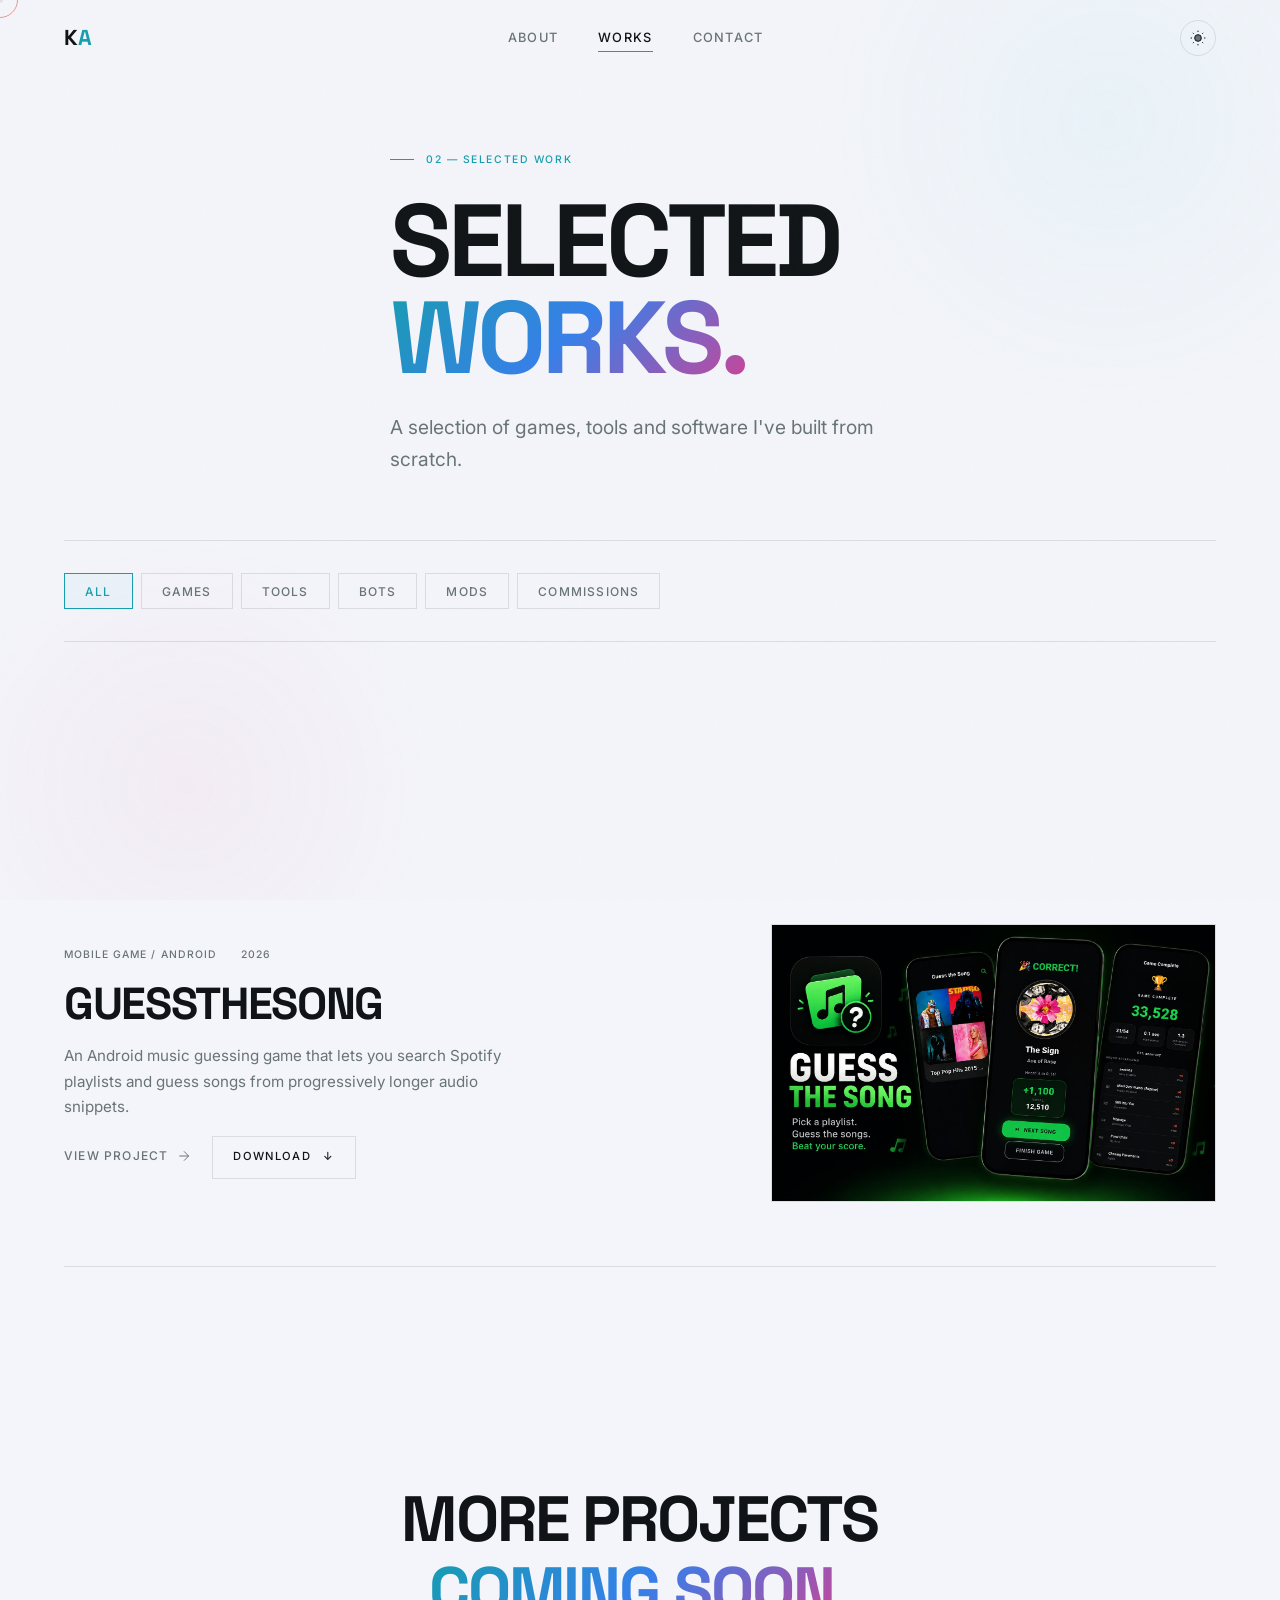
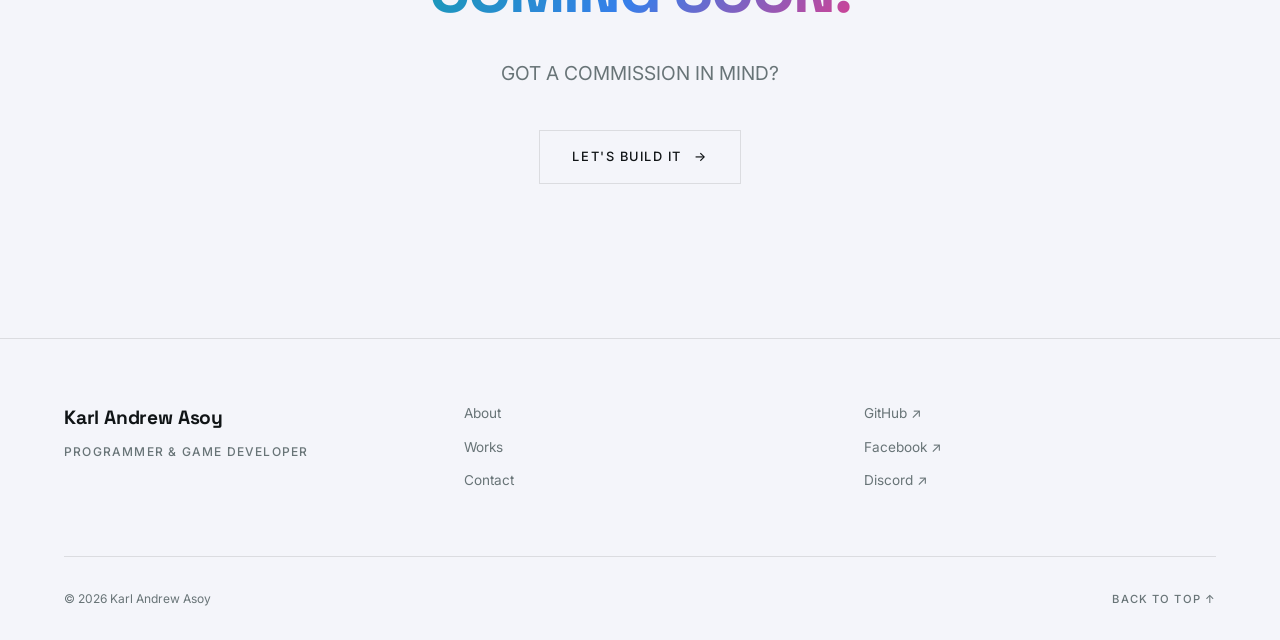
<file: works.html>
<!DOCTYPE html>
<html lang="en" data-theme="dark">
<head>
  <meta charset="UTF-8">
  <meta name="viewport" content="width=device-width, initial-scale=1.0">
  <title>Karls Worx</title>
  <meta name="description" content="Karl Andrew Asoy — A curated selection of game development projects, custom software and commissioned work.">
  <link rel="icon" type="image/svg+xml" href="assets/favicon.svg">
  <link rel="preconnect" href="https://fonts.gstatic.com" crossorigin>
  <link href="https://fonts.googleapis.com/css2?family=Inter:wght@400;500;600;700&family=Space+Grotesk:wght@400;500;600;700&display=swap" rel="stylesheet">
  <link rel="stylesheet" href="css/style.css">
</head>
<body>

  <!-- Page Loader -->
  <div class="page-loader">
    <div class="loader-inner">
      <div class="loader-logo">KA</div>
      <div class="loader-line"></div>
    </div>
  </div>

  <!-- Scroll Progress -->
  <div class="scroll-progress"></div>

  <!-- Background Atmosphere -->
  <div class="bg-glow"></div>
  <div class="noise-overlay"></div>

  <!-- Custom Cursor -->
  <div class="cursor-dot"></div>
  <div class="cursor-circle"></div>

  <!-- Navigation -->
  <header class="nav" role="banner">
    <div class="container nav-inner">
      <a href="index.html" class="nav-logo" aria-label="Home">K<span>A</span></a>
      <nav class="nav-links" role="navigation" aria-label="Main navigation">
        <a href="index.html" class="nav-link">About</a>
        <a href="works.html" class="nav-link active">Works</a>
        <a href="contact.html" class="nav-link">Contact</a>
      </nav>
      <div class="nav-right">
        <button class="theme-toggle" aria-label="Toggle theme"></button>
        <button class="hamburger" aria-label="Toggle menu" aria-expanded="false">
          <span></span>
          <span></span>
          <span></span>
        </button>
      </div>
    </div>
  </header>

  <!-- Mobile Menu -->
  <div class="mobile-menu" role="navigation" aria-label="Mobile navigation">
    <a href="index.html" class="mobile-menu-link">About</a>
    <a href="works.html" class="mobile-menu-link active">Works</a>
    <a href="contact.html" class="mobile-menu-link">Contact</a>
  </div>

  <!-- Main Content -->
  <main class="page-content">

    <!-- Works Hero -->
    <section class="works-hero">
      <div class="container">
        <span class="label">02 — SELECTED WORK</span>
        <h1 class="works-hero-title">
          SELECTED<br><span class="gradient-text">WORKS.</span>
        </h1>
        <p class="body-large works-hero-sub">A selection of games, tools and software I've built from scratch.</p>
      </div>
    </section>

    <!-- Filters -->
    <section class="section" style="padding-top: 0;">
      <div class="container">
        <div class="filters">
          <button class="filter-btn active" data-filter="all">All</button>
          <button class="filter-btn" data-filter="game">Games</button>
          <button class="filter-btn" data-filter="tool">Tools</button>
          <button class="filter-btn" data-filter="bot">Bots</button>
          <button class="filter-btn" data-filter="mod">Mods</button>
          <button class="filter-btn" data-filter="commission">Commissions</button>
        </div>
      </div>
    </section>

    <!-- Projects -->
    <section class="projects-list">
      <div class="container">

        <!-- Project 01 — GUESSTHESONG -->
        <article class="project-item layout-1 reveal"
          data-category="game mobile"
          data-overview="A music guessing game for Android"
          data-role="Solo Developer"
          data-timeline="Ongoing"
          data-tools="Flutter, Dart, Spotify API"
          data-challenge="Creating a fun and engaging music quiz game that integrates with Spotify's massive catalog while keeping the experience snappy and fair."
          data-approach="Built a custom audio snippet player that can slice tracks at precise timestamps. Integrated Spotify's API for playlist search and playback. Designed progressively harder difficulty tiers."
          data-solution="An Android app where users search any Spotify playlist, listen to progressively longer snippets (0.1s, 0.5s, 1s, 2s, 5s) and guess the song. Score based on how quickly you recognize it."
          data-results="Fully functional app ready for release. Smooth Spotify integration. Addictive gameplay loop with increasing difficulty."
          data-gallery-1="assets/guessthesong/result (1).jpg"
          data-gallery-2="assets/guessthesong/result (2).jpg"
          data-gallery-3="assets/guessthesong/result (3).jpg"
          data-download="https://www.dropbox.com/scl/fi/apafwx0fe92dl3pymfhm1/Guess-The-Song.apk?rlkey=arikl95ttu02qzkbhp2q1cnkc&st=estf4161&dl=1">

          <div class="project-text">
            <div class="project-meta">
              <span class="project-meta-item">Mobile Game / Android</span>
              <span class="project-meta-item">2026</span>
            </div>
            <h3 class="project-name">GUESSTHESONG</h3>
            <p class="project-desc">An Android music guessing game that lets you search Spotify playlists and guess songs from progressively longer audio snippets.</p>
            <span class="project-arrow">VIEW PROJECT <svg viewBox="0 0 24 24"><line x1="5" y1="12" x2="19" y2="12"/><polyline points="12 5 19 12 12 19"/></svg></span>
            <a href="#" class="btn project-download-btn" target="_blank" rel="noopener" onclick="event.stopPropagation()">DOWNLOAD <span class="arrow">&darr;</span></a>
          </div>
          <div class="project-image-wrap">
            <img src="assets/guessthesong/thumbnail.jpg" alt="GUESSTHESONG — Android music guessing game" loading="lazy">
            <div class="project-image-overlay">
              <span>VIEW PROJECT</span>
            </div>
          </div>
        </article>

      </div>
    </section>

    <!-- Works CTA -->
    <section class="works-cta section">
      <div class="container">
        <h2 class="works-cta-title reveal">
          MORE PROJECTS<br><span class="gradient-text">COMING SOON.</span>
        </h2>
        <p class="body-large reveal" style="margin: 0 auto 2.5rem; text-align: center;">GOT A COMMISSION IN MIND?</p>
        <a href="contact.html" class="btn reveal reveal-delay-2" style="display: inline-flex; margin: 0 auto;">LET'S BUILD IT <span class="arrow">&rarr;</span></a>
      </div>
    </section>

    <!-- Footer -->
    <footer class="footer" role="contentinfo">
      <div class="container">
        <div class="footer-grid">
          <div>
            <div class="footer-brand-name">Karl Andrew Asoy</div>
            <div class="footer-brand-role">Programmer & Game Developer</div>
          </div>
          <div class="footer-nav">
            <a href="index.html">About</a>
            <a href="works.html">Works</a>
            <a href="contact.html">Contact</a>
          </div>
          <div class="footer-social">
            <a href="https://github.com/LoyKarl" target="_blank" rel="noopener">GitHub ↗</a>
            <a href="https://www.facebook.com/karl.andrewasoy/" target="_blank" rel="noopener">Facebook ↗</a>
            <a href="https://discord.com/users/983285934449623070" target="_blank" rel="noopener">Discord ↗</a>
          </div>
        </div>
        <div class="footer-bottom">
          <span class="footer-copy">&copy; 2026 Karl Andrew Asoy</span>
          <button class="footer-back-top" aria-label="Back to top">BACK TO TOP &uarr;</button>
        </div>
      </div>
    </footer>

  </main>

  <!-- Project Modal (outside main so position:fixed works) -->
  <div class="project-modal" role="dialog" aria-label="Project details">
    <button class="modal-close" aria-label="Close modal">
      <svg viewBox="0 0 24 24"><line x1="18" y1="6" x2="6" y2="18"/><line x1="6" y1="6" x2="18" y2="18"/></svg>
    </button>
    <div class="modal-content"></div>
  </div>

  <script src="js/script.js"></script>
</body>
</html>
</file>
<file: css/style.css>
/* ============================================================
   PORTFOLIO — CSS
   ============================================================ */

/* ===================== RESET ===================== */
*, *::before, *::after {
  margin: 0;
  padding: 0;
  box-sizing: border-box;
}

html {
  scroll-behavior: smooth;
  -webkit-font-smoothing: antialiased;
  -moz-osx-font-smoothing: grayscale;
}

body {
  font-family: 'Inter', sans-serif;
  font-weight: 400;
  line-height: 1.6;
  overflow-x: hidden;
  transition: background-color 0.5s ease, color 0.5s ease;
}

a {
  text-decoration: none;
  color: inherit;
}

ul, ol {
  list-style: none;
}

img {
  max-width: 100%;
  display: block;
}

button {
  border: none;
  background: none;
  cursor: pointer;
  font-family: inherit;
  color: inherit;
}

input, textarea, select {
  font-family: inherit;
  border: none;
  outline: none;
  background: none;
  color: inherit;
}

::selection {
  background: var(--cyan);
  color: var(--bg);
}

/* ===================== VARIABLES ===================== */
:root {
  --bg: #05090B;
  --bg-secondary: #081216;
  --surface: #0B1519;
  --text: #F2F5F4;
  --text-muted: #879496;
  --cyan: #48D8E8;
  --blue: #4C9FFF;
  --pink: #E94FA3;
  --purple: #A85CFF;
  --green: #50D7A0;
  --border: rgba(255,255,255,0.10);
  --border-hover: rgba(255,255,255,0.25);
  --font-heading: 'Space Grotesk', sans-serif;
  --font-body: 'Inter', sans-serif;
  --transition: 0.35s cubic-bezier(0.25, 0.46, 0.45, 0.94);
  --transition-fast: 0.2s ease;
  --container: 1400px;
  --gap: clamp(1.5rem, 4vw, 3rem);
  --section-gap: clamp(5rem, 12vw, 10rem);
}

[data-theme="light"] {
  --bg: #F4F5FA;
  --bg-secondary: #FFFFFF;
  --surface: #FFFFFF;
  --text: #101416;
  --text-muted: #687477;
  --cyan: #159EAE;
  --blue: #367FEA;
  --pink: #D63F91;
  --purple: #8048D6;
  --green: #249E75;
  --border: rgba(0,0,0,0.10);
  --border-hover: rgba(0,0,0,0.25);
}

/* ===================== BASE ===================== */
body {
  background-color: var(--bg);
  color: var(--text);
  cursor: none;
}

.container {
  max-width: var(--container);
  margin: 0 auto;
  padding: 0 clamp(1.5rem, 5vw, 4rem);
}

.section {
  padding: var(--section-gap) 0;
}

img {
  background: var(--surface);
}

/* ===================== TYPOGRAPHY ===================== */
h1, h2, h3, h4, h5, h6 {
  font-family: var(--font-heading);
  font-weight: 700;
  line-height: 1.05;
  letter-spacing: -0.03em;
}

.label {
  font-family: var(--font-body);
  font-size: clamp(0.65rem, 0.8vw, 0.75rem);
  font-weight: 500;
  letter-spacing: 0.15em;
  text-transform: uppercase;
  color: var(--cyan);
  display: inline-flex;
  align-items: center;
  gap: 0.75rem;
}

.label::before {
  content: '';
  width: 24px;
  height: 1px;
  background: var(--cyan);
}

.label--num::before {
  content: none;
}

.hero-title {
  font-size: clamp(3rem, 9vw, 8rem);
  line-height: 0.95;
  letter-spacing: -0.04em;
  text-transform: uppercase;
}

.section-title {
  font-size: clamp(2.5rem, 6vw, 5rem);
  line-height: 1;
  letter-spacing: -0.03em;
  text-transform: uppercase;
}

.gradient-text {
  background: linear-gradient(135deg, var(--cyan), var(--blue), var(--pink));
  -webkit-background-clip: text;
  -webkit-text-fill-color: transparent;
  background-clip: text;
}

.body-large {
  font-size: clamp(1rem, 1.5vw, 1.35rem);
  line-height: 1.7;
  color: var(--text-muted);
  max-width: 600px;
}

.body-small {
  font-size: 0.85rem;
  line-height: 1.6;
  color: var(--text-muted);
}

/* ===================== PAGE LOADER ===================== */
.page-loader {
  position: fixed;
  inset: 0;
  z-index: 9999;
  background: var(--bg);
  display: flex;
  align-items: center;
  justify-content: center;
  transition: opacity 0.5s ease, visibility 0.5s ease;
}

.page-loader.loaded {
  opacity: 0;
  visibility: hidden;
  pointer-events: none;
}

.loader-inner {
  display: flex;
  flex-direction: column;
  align-items: center;
  gap: 1.5rem;
}

.loader-logo {
  font-family: var(--font-heading);
  font-size: 2rem;
  font-weight: 700;
  color: var(--text);
}

.loader-line {
  width: 60px;
  height: 2px;
  background: var(--border);
  position: relative;
  overflow: hidden;
}

.loader-line::after {
  content: '';
  position: absolute;
  left: 0;
  top: 0;
  height: 100%;
  width: 0;
  background: linear-gradient(90deg, var(--cyan), var(--pink));
  animation: loaderLine 1s ease forwards;
}

@keyframes loaderLine {
  to { width: 100%; }
}

/* ===================== NAVIGATION ===================== */
.nav {
  position: fixed;
  top: 0;
  left: 0;
  right: 0;
  z-index: 1000;
  padding: 1.25rem 0;
  transition: all var(--transition);
}

.nav.scrolled {
  background: rgba(5, 9, 11, 0.85);
  backdrop-filter: blur(20px);
  -webkit-backdrop-filter: blur(20px);
  border-bottom: 1px solid var(--border);
  padding: 0.85rem 0;
}

[data-theme="light"] .nav.scrolled {
  background: rgba(244, 245, 250, 0.9);
}

.nav-inner {
  display: flex;
  align-items: center;
  justify-content: space-between;
}

.nav-logo {
  font-family: var(--font-heading);
  font-size: 1.35rem;
  font-weight: 700;
  letter-spacing: -0.02em;
  position: relative;
  z-index: 1001;
}

.nav-logo span {
  color: var(--cyan);
}

.nav-links {
  display: flex;
  align-items: center;
  gap: 2.5rem;
}

.nav-link {
  font-size: 0.8rem;
  font-weight: 500;
  letter-spacing: 0.1em;
  text-transform: uppercase;
  color: var(--text-muted);
  transition: color var(--transition-fast);
  position: relative;
}

.nav-link::after {
  content: '';
  position: absolute;
  bottom: -4px;
  left: 0;
  width: 0;
  height: 1px;
  background: var(--cyan);
  transition: width var(--transition);
}

.nav-link:hover,
.nav-link.active {
  color: var(--text);
}

.nav-link.active::after {
  width: 100%;
}

.nav-right {
  display: flex;
  align-items: center;
  gap: 1.5rem;
}

.theme-toggle {
  width: 36px;
  height: 36px;
  border-radius: 50%;
  border: 1px solid var(--border);
  display: flex;
  align-items: center;
  justify-content: center;
  transition: all var(--transition-fast);
  position: relative;
  overflow: hidden;
}

.theme-toggle:hover {
  border-color: var(--border-hover);
  background: var(--surface);
}

.theme-toggle svg {
  width: 16px;
  height: 16px;
  fill: var(--text-muted);
  transition: fill var(--transition-fast);
}

.theme-toggle:hover svg {
  fill: var(--text);
}

/* Hamburger */
.hamburger {
  display: none;
  flex-direction: column;
  justify-content: center;
  align-items: center;
  width: 36px;
  height: 36px;
  gap: 6px;
  position: relative;
  z-index: 1001;
}

.hamburger span {
  width: 24px;
  height: 1.5px;
  background: var(--text);
  transition: all 0.35s ease;
  transform-origin: center;
}

.hamburger.active span:nth-child(1) {
  transform: translateY(3.75px) rotate(45deg);
}

.hamburger.active span:nth-child(2) {
  opacity: 0;
  transform: scaleX(0);
}

.hamburger.active span:nth-child(3) {
  transform: translateY(-3.75px) rotate(-45deg);
}

/* Mobile Menu */
.mobile-menu {
  position: fixed;
  inset: 0;
  z-index: 999;
  background: var(--bg);
  display: flex;
  flex-direction: column;
  align-items: center;
  justify-content: center;
  gap: 2rem;
  opacity: 0;
  visibility: hidden;
  transition: all 0.45s ease;
}

.mobile-menu.open {
  opacity: 1;
  visibility: visible;
}

.mobile-menu-link {
  font-family: var(--font-heading);
  font-size: clamp(2rem, 8vw, 4rem);
  font-weight: 700;
  text-transform: uppercase;
  letter-spacing: -0.02em;
  color: var(--text-muted);
  transition: all var(--transition);
  transform: translateY(30px);
  opacity: 0;
}

.mobile-menu.open .mobile-menu-link {
  transform: translateY(0);
  opacity: 1;
}

.mobile-menu-link:nth-child(1) { transition-delay: 0.1s; }
.mobile-menu-link:nth-child(2) { transition-delay: 0.15s; }
.mobile-menu-link:nth-child(3) { transition-delay: 0.2s; }

.mobile-menu-link:hover,
.mobile-menu-link.active {
  color: var(--cyan);
}

/* ===================== BUTTONS ===================== */
.btn {
  display: inline-flex;
  align-items: center;
  gap: 0.75rem;
  font-size: 0.8rem;
  font-weight: 500;
  letter-spacing: 0.12em;
  text-transform: uppercase;
  padding: 1rem 2rem;
  border: 1px solid var(--border);
  border-radius: 0;
  transition: all var(--transition);
  position: relative;
  overflow: hidden;
}

.btn::before {
  content: '';
  position: absolute;
  inset: 0;
  background: linear-gradient(135deg, var(--cyan), var(--blue));
  opacity: 0;
  transition: opacity var(--transition);
  z-index: -1;
}

.btn:hover {
  border-color: var(--cyan);
  color: var(--bg);
}

.btn:hover::before {
  opacity: 1;
}

.btn .arrow {
  display: inline-flex;
  transition: transform var(--transition-fast);
}

.btn:hover .arrow {
  transform: translateX(4px);
}

.btn-primary {
  background: var(--cyan);
  color: var(--bg);
  border-color: var(--cyan);
}

.btn-primary:hover {
  background: var(--blue);
  border-color: var(--blue);
}

.btn-primary::before {
  display: none;
}

/* ===================== CUSTOM CURSOR ===================== */
.cursor-dot,
.cursor-circle {
  position: fixed;
  pointer-events: none;
  z-index: 10000;
  border-radius: 50%;
  mix-blend-mode: difference;
}

.cursor-dot {
  width: 6px;
  height: 6px;
  background: var(--text);
  transform: translate(-50%, -50%);
  transition: width 0.25s ease, height 0.25s ease, background 0.25s ease;
}

.cursor-circle {
  width: 36px;
  height: 36px;
  border: 1px solid var(--cyan);
  transform: translate(-50%, -50%);
  transition: width 0.3s ease, height 0.3s ease, border-color 0.3s ease, opacity 0.3s ease;
  opacity: 0.6;
}

.cursor-hover .cursor-dot {
  width: 10px;
  height: 10px;
  background: var(--cyan);
}

.cursor-hover .cursor-circle {
  width: 56px;
  height: 56px;
  border-color: var(--pink);
  opacity: 0.3;
}

.cursor-text .cursor-circle {
  width: 80px;
  height: 80px;
  border-color: var(--pink);
  opacity: 0.2;
}

.cursor-text .cursor-dot {
  width: 0;
  height: 0;
}

.cursor-text .cursor-circle::after {
  content: 'VIEW';
  position: absolute;
  top: 50%;
  left: 50%;
  transform: translate(-50%, -50%);
  font-size: 0.65rem;
  font-weight: 600;
  letter-spacing: 0.1em;
  color: var(--text);
  font-family: var(--font-body);
}

.cursor-pulse {
  position: fixed;
  width: 40px;
  height: 40px;
  border-radius: 50%;
  border: 1px solid var(--cyan);
  pointer-events: none;
  z-index: 9999;
  transform: translate(-50%, -50%) scale(1);
  opacity: 0.8;
  animation: cursorPulse 0.5s ease-out forwards;
}

@keyframes cursorPulse {
  0% {
    transform: translate(-50%, -50%) scale(1);
    opacity: 0.8;
  }
  100% {
    transform: translate(-50%, -50%) scale(2.5);
    opacity: 0;
  }
}

/* ===================== BACKGROUND ATMOSPHERE ===================== */
.bg-glow {
  position: fixed;
  inset: 0;
  z-index: -1;
  pointer-events: none;
  overflow: hidden;
}

.bg-glow::before {
  content: '';
  position: absolute;
  top: -20%;
  right: -10%;
  width: 600px;
  height: 600px;
  background: radial-gradient(circle, rgba(72, 216, 232, 0.06) 0%, transparent 70%);
  border-radius: 50%;
  animation: glowFloat 12s ease-in-out infinite;
}

.bg-glow::after {
  content: '';
  position: absolute;
  bottom: -15%;
  left: -5%;
  width: 500px;
  height: 500px;
  background: radial-gradient(circle, rgba(233, 79, 163, 0.05) 0%, transparent 70%);
  border-radius: 50%;
  animation: glowFloat 15s ease-in-out infinite reverse;
}

@keyframes glowFloat {
  0%, 100% { transform: translate(0, 0); }
  33% { transform: translate(30px, -20px); }
  66% { transform: translate(-20px, 15px); }
}

/* Noise overlay */
.noise-overlay {
  position: fixed;
  inset: 0;
  z-index: 1;
  pointer-events: none;
  opacity: 0.03;
  background-image: url("data:image/svg+xml,%3Csvg viewBox='0 0 256 256' xmlns='http://www.w3.org/2000/svg'%3E%3Cfilter id='noise'%3E%3CfeTurbulence type='fractalNoise' baseFrequency='0.9' numOctaves='4' stitchTiles='stitch'/%3E%3C/filter%3E%3Crect width='100%25' height='100%25' filter='url(%23noise)'/%3E%3C/svg%3E");
  background-repeat: repeat;
  background-size: 256px 256px;
}

/* ===================== SCROLL PROGRESS ===================== */
.scroll-progress {
  position: fixed;
  top: 0;
  left: 0;
  height: 2px;
  background: linear-gradient(90deg, var(--cyan), var(--blue), var(--pink));
  z-index: 10001;
  width: 0;
  transition: width 0.1s linear;
}

/* ===================== BACK TO TOP ===================== */
.back-to-top {
  position: fixed;
  bottom: 2rem;
  right: 2rem;
  width: 44px;
  height: 44px;
  border: 1px solid var(--border);
  background: var(--bg-secondary);
  display: flex;
  align-items: center;
  justify-content: center;
  z-index: 100;
  opacity: 0;
  visibility: hidden;
  transform: translateY(10px);
  transition: all var(--transition);
  font-size: 0.7rem;
  letter-spacing: 0.05em;
}

.back-to-top.visible {
  opacity: 1;
  visibility: visible;
  transform: translateY(0);
}

.back-to-top:hover {
  border-color: var(--cyan);
  color: var(--cyan);
}

/* ===================== PAGE TRANSITIONS ===================== */
.page-content {
  opacity: 0;
  transform: translateY(20px);
  transition: opacity 0.6s ease, transform 0.6s ease;
}

.page-content.visible {
  opacity: 1;
  transform: translateY(0);
}

/* ===================== SCROLL REVEAL ===================== */
.reveal {
  opacity: 0;
  transform: translateY(40px);
  transition: opacity 0.7s ease, transform 0.7s ease;
}

.reveal.revealed {
  opacity: 1;
  transform: translateY(0);
}

.reveal-delay-1 { transition-delay: 0.1s; }
.reveal-delay-2 { transition-delay: 0.2s; }
.reveal-delay-3 { transition-delay: 0.3s; }
.reveal-delay-4 { transition-delay: 0.4s; }

/* ===================== SECTION DIVIDER ===================== */
.section-divider {
  width: 100%;
  height: 1px;
  background: var(--border);
  margin: 0 auto;
}

/* ===================== ABOUT PAGE ===================== */

/* Hero */
.about-hero {
  min-height: 100vh;
  display: flex;
  align-items: center;
  padding-top: 6rem;
  position: relative;
}

.about-hero-grid {
  display: grid;
  grid-template-columns: 1fr 1fr;
  gap: var(--gap);
  align-items: center;
}

.about-hero-text {
  position: relative;
  z-index: 2;
}

.about-hero-image {
  position: relative;
}

.about-hero-image img {
  width: 100%;
  aspect-ratio: 3/4;
  object-fit: cover;
  border: 1px solid var(--border);
  transition: transform 0.6s ease;
}

.about-hero-image::before {
  content: '';
  position: absolute;
  top: -15px;
  right: -15px;
  width: 100%;
  height: 100%;
  border: 1px solid var(--cyan);
  opacity: 0.3;
  z-index: -1;
  transition: all 0.5s ease;
}

.about-hero-image:hover::before {
  top: -10px;
  right: -10px;
  opacity: 0.5;
}

.about-hero-meta {
  position: absolute;
  bottom: -2rem;
  left: -2rem;
  display: flex;
  flex-direction: column;
  gap: 1rem;
  z-index: 3;
}

.meta-item {
  font-size: 0.65rem;
  font-weight: 500;
  letter-spacing: 0.12em;
  text-transform: uppercase;
  color: var(--text-muted);
  background: var(--bg-secondary);
  border: 1px solid var(--border);
  padding: 0.6rem 1rem;
  display: inline-flex;
  flex-direction: column;
  gap: 0.25rem;
}

.meta-item span {
  color: var(--text);
  font-weight: 600;
}

.about-hero-actions {
  display: flex;
  gap: 1rem;
  margin-top: 2.5rem;
  flex-wrap: wrap;
}

.hero-subtitle {
  margin-top: 1.5rem;
  max-width: 480px;
}

/* Intro Statement */
.intro-statement {
  padding: var(--section-gap) 0;
}

.intro-statement-text {
  font-family: var(--font-heading);
  font-size: clamp(1.8rem, 4vw, 3.2rem);
  font-weight: 500;
  line-height: 1.25;
  letter-spacing: -0.02em;
  max-width: 900px;
  color: var(--text-muted);
}

.intro-statement-text em {
  font-style: normal;
  color: var(--text);
}

/* Bio */
.about-bio {
  display: grid;
  grid-template-columns: 1fr 1fr;
  gap: var(--section-gap);
  align-items: start;
}

.about-bio-text {
  font-size: clamp(1rem, 1.3vw, 1.15rem);
  line-height: 1.8;
  color: var(--text-muted);
}

.about-bio-text + .about-bio-text {
  margin-top: 1.5rem;
}

/* Stats */
.stats {
  display: grid;
  grid-template-columns: repeat(4, 1fr);
  gap: 2rem;
  padding: var(--section-gap) 0;
  border-top: 1px solid var(--border);
  border-bottom: 1px solid var(--border);
}

.stat-item {
  text-align: left;
}

.stat-number {
  font-family: var(--font-heading);
  font-size: clamp(2.5rem, 5vw, 4rem);
  font-weight: 700;
  letter-spacing: -0.03em;
  line-height: 1;
  color: var(--text);
}

.stat-label {
  font-size: 0.7rem;
  font-weight: 500;
  letter-spacing: 0.12em;
  text-transform: uppercase;
  color: var(--text-muted);
  margin-top: 0.75rem;
}

/* Services */
.services-header {
  display: flex;
  align-items: flex-end;
  justify-content: space-between;
  margin-bottom: 4rem;
}

.services-grid {
  display: grid;
  grid-template-columns: 1fr 1fr;
  gap: 0;
}

.service-item {
  padding: 2rem;
  border: 1px solid var(--border);
  transition: all var(--transition);
  cursor: default;
  position: relative;
}

.service-item:hover {
  border-color: var(--border-hover);
  background: var(--surface);
}

.service-num {
  font-family: var(--font-heading);
  font-size: 0.75rem;
  font-weight: 500;
  color: var(--cyan);
  margin-bottom: 1.5rem;
  letter-spacing: 0.05em;
}

.service-title {
  font-family: var(--font-heading);
  font-size: clamp(1.1rem, 2vw, 1.5rem);
  font-weight: 600;
  letter-spacing: -0.02em;
  margin-bottom: 0.75rem;
}

.service-desc {
  font-size: 0.85rem;
  color: var(--text-muted);
  line-height: 1.6;
}

.service-arrow {
  position: absolute;
  top: 2rem;
  right: 2rem;
  width: 32px;
  height: 32px;
  display: flex;
  align-items: center;
  justify-content: center;
  border: 1px solid var(--border);
  transition: all var(--transition);
}

.service-arrow svg {
  width: 14px;
  height: 14px;
  fill: none;
  stroke: var(--text-muted);
  stroke-width: 1.5;
  transition: all var(--transition);
}

.service-item:hover .service-arrow {
  border-color: var(--cyan);
  transform: translate(3px, -3px);
}

.service-item:hover .service-arrow svg {
  stroke: var(--cyan);
}

/* Philosophy */
.philosophy {
  text-align: center;
  padding: var(--section-gap) 0;
}

.philosophy-text {
  font-family: var(--font-heading);
  font-size: clamp(2rem, 5vw, 4.5rem);
  font-weight: 700;
  line-height: 1.1;
  letter-spacing: -0.03em;
  text-transform: uppercase;
}

.philosophy-text .line {
  display: block;
  opacity: 0;
  transform: translateY(20px);
}

/* About CTA */
.about-cta {
  padding: var(--section-gap) 0;
  text-align: left;
}

.about-cta-title {
  font-family: var(--font-heading);
  font-size: clamp(3rem, 8vw, 7rem);
  font-weight: 700;
  line-height: 0.95;
  letter-spacing: -0.04em;
  text-transform: uppercase;
  margin-bottom: 2.5rem;
}

.about-cta-link {
  display: inline-flex;
  align-items: center;
  gap: 1rem;
  font-family: var(--font-heading);
  font-size: clamp(1.2rem, 2vw, 1.6rem);
  font-weight: 600;
  letter-spacing: 0.05em;
  color: var(--cyan);
  transition: all var(--transition);
  border-bottom: 1px solid transparent;
  padding-bottom: 0.5rem;
}

.about-cta-link:hover {
  color: var(--pink);
  border-color: var(--pink);
}

.about-cta-link .arrow {
  transition: transform var(--transition-fast);
}

.about-cta-link:hover .arrow {
  transform: translateX(8px);
}

/* ===================== WORKS PAGE ===================== */

.works-hero {
  min-height: 60vh;
  display: flex;
  flex-direction: column;
  justify-content: flex-end;
  padding-top: 8rem;
  padding-bottom: 4rem;
}

.works-hero-title {
  font-size: clamp(3rem, 8vw, 7rem);
  line-height: 0.95;
  letter-spacing: -0.04em;
  text-transform: uppercase;
  margin-top: 1.5rem;
}

.works-hero-sub {
  margin-top: 1.5rem;
  max-width: 500px;
}

/* Filters */
.filters {
  display: flex;
  align-items: center;
  gap: 0.5rem;
  padding: 2rem 0;
  border-top: 1px solid var(--border);
  border-bottom: 1px solid var(--border);
  flex-wrap: wrap;
}

.filter-btn {
  font-size: 0.75rem;
  font-weight: 500;
  letter-spacing: 0.1em;
  text-transform: uppercase;
  padding: 0.6rem 1.25rem;
  border: 1px solid var(--border);
  color: var(--text-muted);
  transition: all var(--transition-fast);
  cursor: pointer;
}

.filter-btn:hover,
.filter-btn.active {
  border-color: var(--cyan);
  color: var(--cyan);
  background: rgba(72, 216, 232, 0.05);
}

/* Project Grid */
.projects-list {
  padding: 4rem 0;
}

.project-item {
  display: grid;
  gap: 2.5rem;
  padding: 4rem 0;
  border-bottom: 1px solid var(--border);
  transition: opacity 0.4s ease, transform 0.4s ease;
}

.project-item.hidden {
  display: none;
}

/* Layout Variations */
.project-item.layout-1 {
  grid-template-columns: 1.2fr 0.8fr;
  align-items: center;
}

.project-item.layout-2 {
  grid-template-columns: 0.8fr 1.2fr;
  align-items: center;
}

.project-item.layout-2 .project-text {
  order: 1;
}

.project-item.layout-2 .project-image-wrap {
  order: 2;
}

/* Mirrored variant so consecutive projects alternate sides on desktop */
.project-item.layout-2.project-mirror {
  grid-template-columns: 1.2fr 0.8fr;
}

.project-item.layout-2.project-mirror .project-text {
  order: 2;
}

.project-item.layout-2.project-mirror .project-image-wrap {
  order: 1;
}

.project-item.layout-3 {
  grid-template-columns: 1fr;
}

.project-item.layout-4 {
  grid-template-columns: 1fr 1fr;
  gap: 2rem;
}

.project-item.layout-5 {
  grid-template-columns: 1.5fr 0.5fr;
  align-items: start;
}

.project-item.layout-6 {
  grid-template-columns: 1fr;
}

.project-image-wrap {
  position: relative;
  overflow: hidden;
  border: 1px solid var(--border);
  cursor: pointer;
  aspect-ratio: 16/10;
}

.project-item.layout-5 .project-image-wrap {
  aspect-ratio: 21/9;
}

.project-image-wrap img {
  width: 100%;
  height: 100%;
  object-fit: cover;
  transition: transform 0.6s ease;
}

.project-image-wrap:hover img {
  transform: scale(1.03);
}

.project-image-overlay {
  position: absolute;
  inset: 0;
  background: linear-gradient(135deg, rgba(72, 216, 232, 0.1), rgba(233, 79, 163, 0.1));
  opacity: 0;
  transition: opacity 0.4s ease;
  display: flex;
  align-items: center;
  justify-content: center;
}

.project-image-wrap:hover .project-image-overlay {
  opacity: 1;
}

.project-image-overlay span {
  font-size: 0.7rem;
  font-weight: 600;
  letter-spacing: 0.15em;
  text-transform: uppercase;
  color: var(--text);
  padding: 0.75rem 1.5rem;
  border: 1px solid var(--text);
  backdrop-filter: blur(10px);
  background: rgba(0,0,0,0.3);
}

.project-meta {
  display: flex;
  gap: 1.5rem;
  margin-bottom: 1rem;
}

.project-meta-item {
  font-size: 0.65rem;
  font-weight: 500;
  letter-spacing: 0.1em;
  text-transform: uppercase;
  color: var(--text-muted);
}

.project-name {
  font-family: var(--font-heading);
  font-size: clamp(1.8rem, 3.5vw, 3rem);
  font-weight: 700;
  letter-spacing: -0.03em;
  text-transform: uppercase;
  margin-bottom: 1rem;
  transition: color var(--transition-fast);
}

.project-item:hover .project-name {
  color: var(--cyan);
}

.project-desc {
  font-size: 0.95rem;
  color: var(--text-muted);
  line-height: 1.7;
  max-width: 480px;
}

.project-arrow {
  display: inline-flex;
  align-items: center;
  gap: 0.5rem;
  margin-top: 1.5rem;
  font-size: 0.75rem;
  font-weight: 500;
  letter-spacing: 0.1em;
  text-transform: uppercase;
  color: var(--text-muted);
  transition: all var(--transition-fast);
}

.project-arrow svg {
  width: 16px;
  height: 16px;
  fill: none;
  stroke: currentColor;
  stroke-width: 1.5;
  transition: transform var(--transition-fast);
}

.project-item:hover .project-arrow {
  color: var(--cyan);
}

.project-item:hover .project-arrow svg {
  transform: translateX(4px);
}

.project-download-btn {
  margin-top: 1rem;
  font-size: 0.7rem;
  padding: 0.7rem 1.25rem;
  margin-left: 1rem;
}

.project-download-btn::before {
  display: none;
}

.project-download-btn:hover {
  border-color: var(--green);
  color: var(--text);
}

.project-download-note {
  display: block;
  margin: 0.6rem 0 0 1rem;
  font-size: 0.7rem;
  line-height: 1.5;
  letter-spacing: 0.03em;
  color: var(--text-muted);
}

.project-download-note a {
  color: var(--cyan);
  text-decoration: underline;
  text-underline-offset: 3px;
}

.project-download-note a:hover {
  color: var(--blue);
}

/* Project Small Meta */
.project-small-meta {
  display: flex;
  flex-direction: column;
  gap: 1.5rem;
}

.project-small-meta-item {
  padding: 1rem 0;
  border-bottom: 1px solid var(--border);
}

.project-small-meta-item .label {
  margin-bottom: 0.5rem;
}

/* Works Footer CTA */
.works-cta {
  text-align: center;
  padding: var(--section-gap) 0;
}

.works-cta-title {
  font-family: var(--font-heading);
  font-size: clamp(2rem, 5vw, 4rem);
  font-weight: 700;
  line-height: 1.1;
  letter-spacing: -0.03em;
  text-transform: uppercase;
  margin-bottom: 2rem;
}

.works-cta .btn {
  margin: 0 auto;
}

/* ===================== PROJECT MODAL ===================== */
.project-modal {
  position: fixed;
  inset: 0;
  z-index: 2000;
  background: var(--bg);
  overflow-y: auto;
  height: 100vh;
  opacity: 0;
  visibility: hidden;
  transition: all 0.4s ease;
  -webkit-overflow-scrolling: touch;
  scrollbar-width: thin;
  scrollbar-color: var(--cyan) transparent;
}

.project-modal::-webkit-scrollbar {
  width: 6px;
}

.project-modal::-webkit-scrollbar-track {
  background: transparent;
}

.project-modal::-webkit-scrollbar-thumb {
  background: var(--cyan);
  border-radius: 3px;
}

.project-modal.open {
  opacity: 1;
  visibility: visible;
}

.modal-close {
  position: fixed;
  top: 2rem;
  right: 2rem;
  z-index: 2001;
  width: 48px;
  height: 48px;
  border: 1px solid var(--border);
  display: flex;
  align-items: center;
  justify-content: center;
  transition: all var(--transition-fast);
  background: var(--bg-secondary);
}

.modal-close:hover {
  border-color: var(--cyan);
  color: var(--cyan);
}

.modal-close svg {
  width: 18px;
  height: 18px;
  stroke: currentColor;
  stroke-width: 1.5;
  fill: none;
}

.modal-content {
  max-width: 1000px;
  margin: 0 auto;
  padding: 6rem 2rem 4rem;
}

.modal-hero-image {
  width: 100%;
  aspect-ratio: 16/9;
  border: 1px solid var(--border);
  margin-bottom: 4rem;
  overflow: hidden;
}

.modal-hero-image img {
  width: 100%;
  height: 100%;
  object-fit: cover;
}

.modal-title {
  font-family: var(--font-heading);
  font-size: clamp(2.5rem, 5vw, 4rem);
  font-weight: 700;
  letter-spacing: -0.03em;
  text-transform: uppercase;
  margin-bottom: 2rem;
}

.modal-lead {
  max-width: 65ch;
  margin: -0.75rem 0 2.5rem;
  font-size: 1.05rem;
  line-height: 1.7;
  color: var(--text-muted);
}

.modal-meta-grid {
  display: grid;
  grid-template-columns: repeat(2, 1fr);
  gap: 2rem;
  padding: 2rem 0;
  border-top: 1px solid var(--border);
  border-bottom: 1px solid var(--border);
  margin-bottom: 3rem;
}

.modal-meta-item {
  display: flex;
  flex-direction: column;
  gap: 0.5rem;
}

.modal-meta-item .label {
  font-size: 0.65rem;
}

.modal-meta-value {
  font-size: 0.95rem;
  font-weight: 500;
}

.modal-section {
  margin-bottom: 3rem;
}

.modal-section-title {
  font-family: var(--font-heading);
  font-size: 1.2rem;
  font-weight: 600;
  margin-bottom: 1rem;
  letter-spacing: -0.01em;
}

.modal-section-text {
  font-size: 0.95rem;
  line-height: 1.8;
  color: var(--text-muted);
}

/* ===================== DOWNLOAD MODAL ===================== */
.download-modal {
  position: fixed;
  inset: 0;
  z-index: 3000;
  display: flex;
  align-items: center;
  justify-content: center;
  padding: 2rem;
  background: rgba(5, 9, 11, 0.88);
  backdrop-filter: blur(12px);
  -webkit-backdrop-filter: blur(12px);
  opacity: 0;
  visibility: hidden;
  overflow-y: auto;
  transition: opacity 0.3s ease, visibility 0.3s ease;
}

.download-modal.open {
  opacity: 1;
  visibility: visible;
}

.download-modal .modal-close {
  z-index: 3001;
}

.download-modal-content {
  width: 100%;
  max-width: 720px;
  margin: auto;
  padding: 3rem;
  border: 1px solid var(--border);
  background: var(--bg-secondary);
}

.download-modal-title {
  font-family: var(--font-heading);
  font-size: clamp(2rem, 4vw, 3rem);
  font-weight: 700;
  line-height: 1.05;
  letter-spacing: -0.03em;
  text-transform: uppercase;
  margin: 1rem 0 1.25rem;
}

.download-modal-lead {
  font-size: 0.95rem;
  line-height: 1.8;
  color: var(--text-muted);
  margin-bottom: 2rem;
}

.download-steps {
  list-style: decimal;
  margin: 0 0 2rem 1.5rem;
  padding: 0;
  font-size: 0.95rem;
  line-height: 1.7;
  color: var(--text-muted);
}

.download-steps li {
  padding-left: 0.4rem;
  margin-bottom: 0.9rem;
}

.download-steps li::marker {
  color: var(--cyan);
  font-weight: 600;
}

.download-steps li:last-child {
  margin-bottom: 0;
}

.download-steps a {
  color: var(--cyan);
  text-decoration: underline;
  text-underline-offset: 3px;
}

.download-steps a:hover {
  color: var(--blue);
}

.download-actions {
  display: flex;
  flex-wrap: wrap;
  gap: 0.75rem;
  margin-bottom: 1.5rem;
}

.download-actions .btn {
  font-size: 0.75rem;
  padding: 0.85rem 1.5rem;
}

.download-warning {
  font-size: 0.8rem;
  line-height: 1.6;
  color: var(--text-muted);
  padding-top: 1.25rem;
  border-top: 1px solid var(--border);
}

.download-warning strong {
  color: var(--text);
}

.modal-gallery {
  display: grid;
  grid-template-columns: repeat(3, 1fr);
  gap: 1rem;
  margin-top: 2rem;
}

.modal-gallery-item {
  aspect-ratio: 9/16;
  border: 1px solid var(--border);
  overflow: hidden;
}

.modal-gallery-item img {
  width: 100%;
  height: 100%;
  object-fit: cover;
}

/* ===================== CONTACT PAGE ===================== */
.contact-hero {
  min-height: 80vh;
  display: flex;
  flex-direction: column;
  justify-content: flex-end;
  padding-top: 8rem;
  padding-bottom: 4rem;
}

.contact-hero-title {
  font-size: clamp(3rem, 9vw, 8rem);
  line-height: 0.95;
  letter-spacing: -0.04em;
  text-transform: uppercase;
  margin-top: 1.5rem;
}

.contact-hero-sub {
  margin-top: 1.5rem;
  max-width: 520px;
}

/* Contact Grid */
.contact-grid {
  display: grid;
  grid-template-columns: 1.2fr 0.8fr;
  gap: var(--section-gap);
  padding: var(--section-gap) 0;
}

/* Form */
.contact-form {
  display: flex;
  flex-direction: column;
  gap: 2rem;
}

.form-group {
  position: relative;
}

.form-group label {
  display: block;
  font-size: 0.65rem;
  font-weight: 500;
  letter-spacing: 0.12em;
  text-transform: uppercase;
  color: var(--text-muted);
  margin-bottom: 0.75rem;
}

.form-group input,
.form-group textarea,
.form-group select {
  width: 100%;
  padding: 1rem 0;
  border-bottom: 1px solid var(--border);
  font-size: 1rem;
  color: var(--text);
  background: transparent;
  transition: border-color var(--transition-fast);
}

.form-group input::placeholder,
.form-group textarea::placeholder {
  color: var(--text-muted);
  opacity: 0.5;
}

.form-group input:focus,
.form-group textarea:focus,
.form-group select:focus {
  border-color: var(--cyan);
}

.form-group textarea {
  min-height: 120px;
  resize: vertical;
}

.form-group select {
  appearance: none;
  cursor: pointer;
}

.form-group select option {
  background: var(--bg-secondary);
  color: var(--text);
}

.form-group .select-arrow {
  position: absolute;
  right: 0;
  bottom: 1rem;
  pointer-events: none;
}

.form-group .select-arrow svg {
  width: 14px;
  height: 14px;
  stroke: var(--text-muted);
  fill: none;
  stroke-width: 1.5;
}

.form-submit {
  margin-top: 1rem;
}

.form-submit .btn {
  width: 100%;
  justify-content: center;
}

/* Form Success */
.form-success {
  display: none;
  text-align: center;
  padding: 4rem 0;
}

.form-success.show {
  display: block;
}

.form-success-title {
  font-family: var(--font-heading);
  font-size: clamp(2rem, 4vw, 3rem);
  font-weight: 700;
  letter-spacing: -0.03em;
  text-transform: uppercase;
  line-height: 1.1;
  margin-bottom: 1rem;
}

.form-success-text {
  color: var(--text-muted);
  font-size: 0.95rem;
}

/* Contact Info */
.contact-info {
  display: flex;
  flex-direction: column;
  gap: 3rem;
}

.contact-info-item {
  padding-bottom: 2rem;
  border-bottom: 1px solid var(--border);
}

.contact-info-label {
  font-size: 0.65rem;
  font-weight: 500;
  letter-spacing: 0.12em;
  text-transform: uppercase;
  color: var(--cyan);
  margin-bottom: 0.75rem;
}

.contact-info-value {
  font-family: var(--font-heading);
  font-size: 1.3rem;
  font-weight: 600;
  letter-spacing: -0.01em;
}

.contact-info-value a {
  transition: color var(--transition-fast);
}

.contact-info-value a:hover {
  color: var(--cyan);
}

/* Social Links */
.social-links {
  display: flex;
  flex-direction: column;
  gap: 0;
  margin-top: 1rem;
}

.social-link {
  display: flex;
  align-items: center;
  justify-content: space-between;
  padding: 1.25rem 0;
  border-bottom: 1px solid var(--border);
  font-family: var(--font-heading);
  font-size: clamp(1.1rem, 2vw, 1.5rem);
  font-weight: 600;
  letter-spacing: 0.03em;
  transition: all var(--transition-fast);
}

.social-link:hover {
  color: var(--cyan);
  padding-left: 0.5rem;
}

.social-link .arrow {
  font-size: 0.8rem;
  transition: transform var(--transition-fast);
}

.social-link:hover .arrow {
  transform: translate(3px, -3px);
  color: var(--cyan);
}

/* Contact Footer CTA */
.contact-footer-cta {
  padding: var(--section-gap) 0;
  text-align: center;
}

.contact-footer-cta-title {
  font-family: var(--font-heading);
  font-size: clamp(2rem, 5vw, 4rem);
  font-weight: 700;
  line-height: 1.1;
  letter-spacing: -0.03em;
  text-transform: uppercase;
  margin-bottom: 1.5rem;
}

.contact-email-link {
  font-family: var(--font-heading);
  font-size: clamp(1rem, 2vw, 1.5rem);
  font-weight: 500;
  color: var(--cyan);
  transition: color var(--transition-fast);
  border-bottom: 1px solid transparent;
  padding-bottom: 2px;
}

.contact-email-link:hover {
  color: var(--pink);
  border-color: var(--pink);
}

/* ===================== FOOTER ===================== */
.footer {
  padding: 4rem 0 2rem;
  border-top: 1px solid var(--border);
}

.footer-grid {
  display: grid;
  grid-template-columns: 1fr 1fr 1fr;
  gap: 3rem;
  margin-bottom: 4rem;
}

.footer-brand-name {
  font-family: var(--font-heading);
  font-size: 1.2rem;
  font-weight: 700;
  letter-spacing: -0.01em;
  margin-bottom: 0.5rem;
}

.footer-brand-role {
  font-size: 0.75rem;
  font-weight: 500;
  letter-spacing: 0.1em;
  text-transform: uppercase;
  color: var(--text-muted);
}

.footer-nav {
  display: flex;
  flex-direction: column;
  gap: 0.75rem;
}

.footer-nav a {
  font-size: 0.85rem;
  color: var(--text-muted);
  transition: color var(--transition-fast);
}

.footer-nav a:hover {
  color: var(--cyan);
}

.footer-social {
  display: flex;
  flex-direction: column;
  gap: 0.75rem;
}

.footer-social a {
  font-size: 0.85rem;
  color: var(--text-muted);
  display: flex;
  align-items: center;
  gap: 0.5rem;
  transition: color var(--transition-fast);
}

.footer-social a:hover {
  color: var(--cyan);
}

.footer-social a svg {
  width: 12px;
  height: 12px;
  fill: none;
  stroke: currentColor;
  stroke-width: 1.5;
}

.footer-bottom {
  display: flex;
  justify-content: space-between;
  align-items: center;
  padding-top: 2rem;
  border-top: 1px solid var(--border);
}

.footer-copy {
  font-size: 0.75rem;
  color: var(--text-muted);
}

.footer-back-top {
  font-size: 0.7rem;
  font-weight: 500;
  letter-spacing: 0.1em;
  text-transform: uppercase;
  color: var(--text-muted);
  display: flex;
  align-items: center;
  gap: 0.5rem;
  cursor: pointer;
  background: none;
  border: none;
  transition: color var(--transition-fast);
}

.footer-back-top:hover {
  color: var(--cyan);
}

/* ===================== RESPONSIVE ===================== */

@media (max-width: 1024px) {
  .about-hero-grid {
    grid-template-columns: 1fr;
    gap: 3rem;
  }

  .about-hero-image {
    max-width: 500px;
  }

  .about-bio {
    grid-template-columns: 1fr;
    gap: 3rem;
  }

  .stats {
    grid-template-columns: repeat(2, 1fr);
  }

  .services-grid {
    grid-template-columns: 1fr;
  }

  .contact-grid {
    grid-template-columns: 1fr;
    gap: 4rem;
  }

  .project-item.layout-1,
  .project-item.layout-2,
  .project-item.layout-4,
  .project-item.layout-5 {
    grid-template-columns: 1fr;
  }

  .project-item.layout-2 .project-text {
    order: 2;
  }

  .project-item.layout-2 .project-image-wrap {
    order: 1;
  }

  .project-item.layout-2.project-mirror {
    grid-template-columns: 1fr;
  }

  .footer-grid {
    grid-template-columns: 1fr 1fr;
  }
}

@media (max-width: 768px) {
  .nav-links {
    display: none;
  }

  .nav-right .theme-toggle {
    margin-right: 0;
  }

  .hamburger {
    display: flex;
  }

  .about-hero {
    min-height: auto;
    padding-top: 7rem;
    padding-bottom: 3rem;
  }

  .about-hero-meta {
    position: relative;
    bottom: auto;
    left: auto;
    flex-direction: row;
    flex-wrap: wrap;
    margin-top: 2rem;
  }

  .hero-title,
  .section-title,
  .works-hero-title,
  .contact-hero-title,
  .about-cta-title {
    font-size: clamp(2.2rem, 10vw, 3.5rem);
  }

  .stats {
    grid-template-columns: 1fr 1fr;
    gap: 2rem 1rem;
  }

  .services-grid {
    grid-template-columns: 1fr;
  }

  .project-image-wrap {
    aspect-ratio: 16/12;
  }

  .modal-meta-grid {
    grid-template-columns: 1fr;
  }

  .modal-gallery {
    grid-template-columns: 1fr;
  }

  .download-modal {
    padding: 0;
    align-items: flex-start;
  }

  .download-modal-content {
    max-width: none;
    min-height: 100vh;
    padding: 6rem 1.5rem 3rem;
    border: none;
  }

  .download-actions {
    flex-direction: column;
  }

  .download-actions .btn {
    width: 100%;
    justify-content: center;
  }

  .footer-grid {
    grid-template-columns: 1fr;
    gap: 2rem;
  }

  .footer-bottom {
    flex-direction: column;
    gap: 1rem;
    text-align: center;
  }

  .cursor-dot,
  .cursor-circle {
    display: none;
  }
}

@media (max-width: 480px) {
  .about-hero-actions {
    flex-direction: column;
  }

  .about-hero-actions .btn {
    width: 100%;
    justify-content: center;
  }

  .filters {
    gap: 0.4rem;
  }

  .filter-btn {
    padding: 0.5rem 0.9rem;
    font-size: 0.65rem;
  }

  .social-link {
    font-size: 1rem;
  }

  .btn {
    padding: 0.85rem 1.5rem;
    font-size: 0.75rem;
  }
}

/* ===================== ACCESSIBILITY / REDUCED MOTION ===================== */
@media (prefers-reduced-motion: reduce) {
  *, *::before, *::after {
    animation-duration: 0.01ms !important;
    animation-iteration-count: 1 !important;
    transition-duration: 0.01ms !important;
  }

  html {
    scroll-behavior: auto;
  }

  .reveal {
    opacity: 1;
    transform: none;
  }

  .page-content {
    opacity: 1;
    transform: none;
  }

  .bg-glow::before,
  .bg-glow::after {
    animation: none;
  }

  .cursor-dot,
  .cursor-circle {
    display: none;
  }
}

/* ===================== PRINT ===================== */
@media print {
  .nav, .footer, .cursor-dot, .cursor-circle, .bg-glow, .noise-overlay,
  .scroll-progress, .back-to-top, .page-loader, .hamburger, .mobile-menu {
    display: none !important;
  }

  body {
    background: white;
    color: black;
  }
}
</file>
